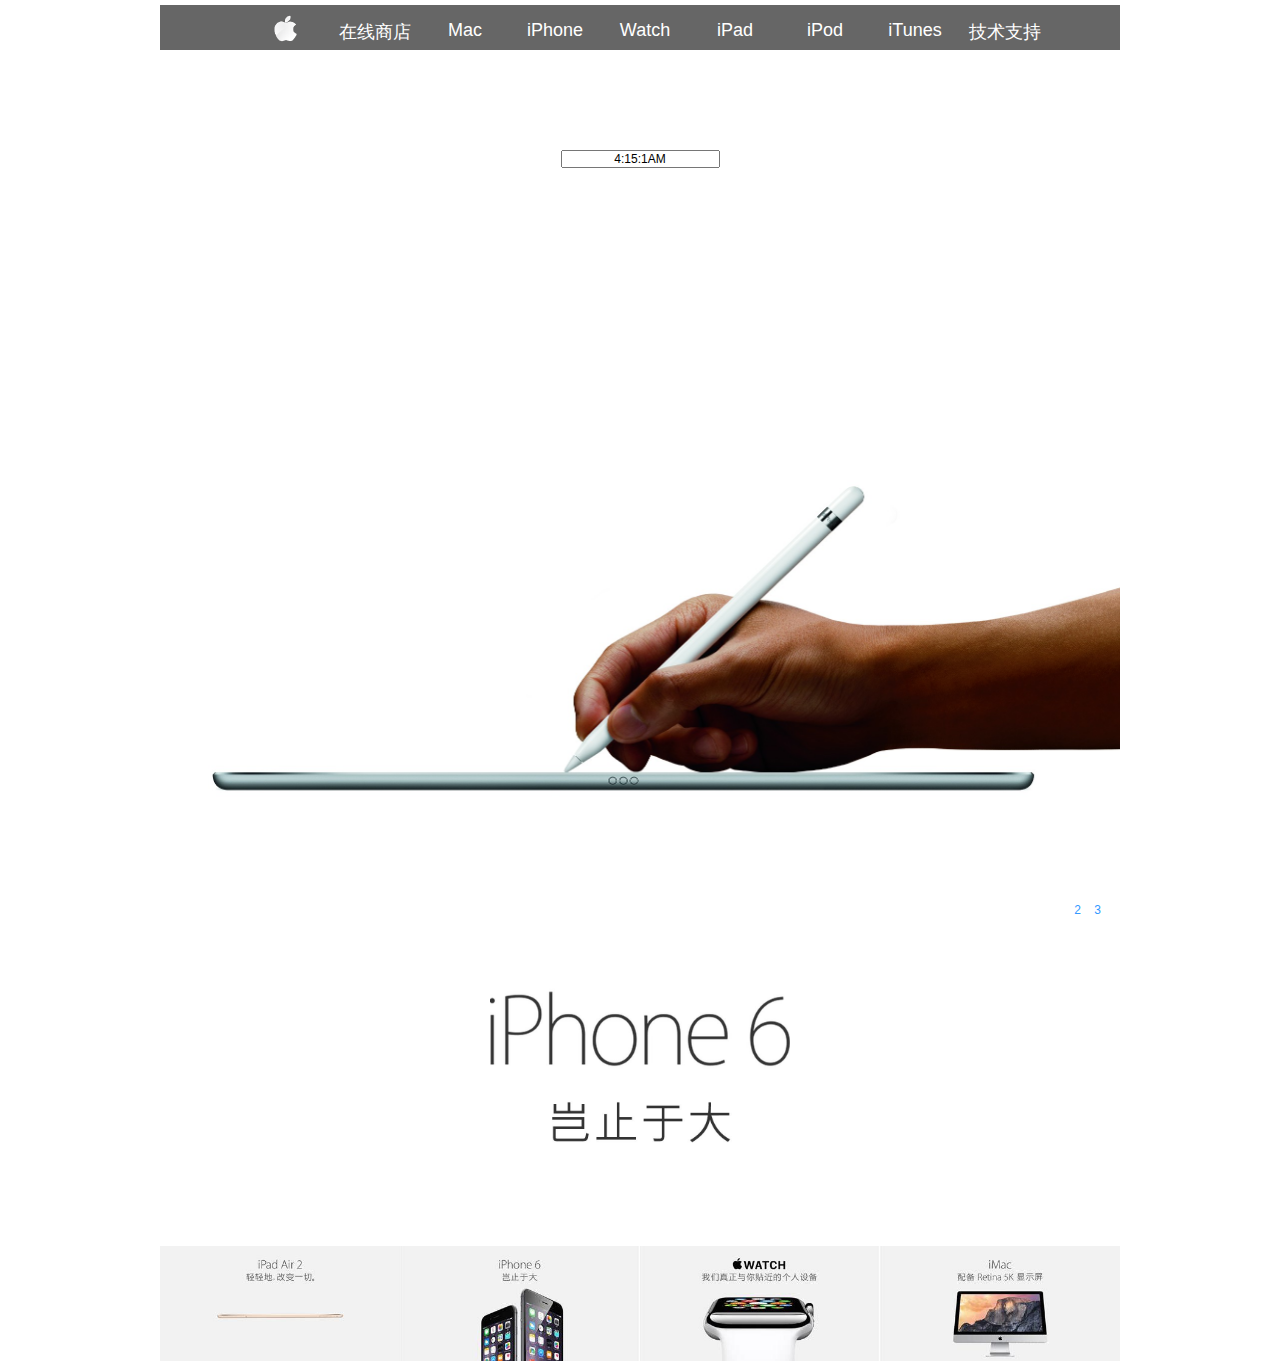
<file: index.html>
<!DOCTYPE html>
<html>
<head>
<meta charset="UTF-8" />
<title>Apple</title>
<link rel="stylesheet" type="text/css" href="css/css.css">
<script>
function show()
{   
var t=new Date();

var h=t.getHours();
var m=t.getMinutes();
var s=t.getSeconds();

var display=h+":"+m+":"+s;
if (h>12)
document.getElementById("showTime").value=display+"PM";
//document.writeln(display+"PM");
else
document.getElementById("showTime").value=display+"AM";

//document.writeln(display+"AM");
var disTime=setTimeout("show()",1000);
}

</script>
<script type="text/javascript">
if (window.localStorage) alert("你的浏览器支持localstorage");
else alert("你的浏览器不支持localstorage，请升级你的浏览器");
function count(){
	var vount;
	if(localStorage.getItem("count")==null)
		count=1;
	else 
		count=parseInt(localStorage.getItem("count"))+1;
	if(count<1) 
		alert("欢迎访问本网站");
	else 
		alert("你是第"+count+"位访客");
	localStorage.setItem("count",count);
	
}
	window.addEventListener("load",count,true);

</script>
</head>

<body id=container onload="show()">

<header>
<nav>
<ul>
<h1>
<li>
  <a href="index.html"><img src="images/Apple.png" width="67" height="47"></a>
<li>
</h1>

<li><a href="html/store.html">在线商店</a><li>
<li><a href="html/Mac.html">Mac</a><li>
<li><a href="html/iphone.html">iPhone</a><li>
<li><a href="html/Watch.html">Watch</a><li>
<li><a href="html/ipad.html">iPad</a><li>
<li><a href="html/ipod.html">iPod</a><li>
<li><a href="html/iTunes.html">iTunes</a><li>
<li><a href="html/support.html">技术支持</a><li>
</ul>
</nav>
</header>


<section id="b">
<form action="" method="get">
<input type="text" id="showTime" width="400" height="50"/>
</form>
</section>

<div id="picBox">
	<ul id="show_pic" style="left:0;">
    	<li><a href="html/ipad.html"><img src="images/images/ipad pro/iPadPro_Pencil-Hand-PRINT.jpg" width="960" height="750" alt="" title="" /></li>
        <li><a href="html/iphone.html"><img src="images/images/iphone/iPhone6s-Hand-SafariQuickAction-PR-PRINT.jpg" width="960" height="840" alt="" title="" /></li>
        <li><a href="html/itunes.html"><img src="images/images/itunes/iPad_15inch_MBP_wRet_iPhone_5_iTunes_PRINT.jpg" width="960" height="580" alt="" title="" /></li>
        
   </ul>
    <ul id="icon_num">
    	<li class="active">1</li>
        <li>2</li>
        <li>3</li>
        
    </ul>
</div>
<script type="text/javascript">
/**
 *glide.layerGlide((oEventCont,oSlider,sSingleSize,sec,fSpeed,point);
 *@param auto type:bolean 是否自动滑动 当值是true的时候 为自动滑动
 *@param oEventCont type:object 包含事件点击对象的容器
 *@param oSlider type:object 滑动对象
 *@param sSingleSize type:number 滑动对象里单个元素的尺寸（width或者height）  尺寸是有point 决定
 *@param second type:number 自动滑动的延迟时间  单位/秒
 *@param fSpeed type:float   速率 取值在0.05--1之间 当取值是1时  没有滑动效果
 *@param point type:string   left or top
 */
var glide =new function(){
	function $id(id){return document.getElementById(id);};
	this.layerGlide=function(auto,oEventCont,oSlider,sSingleSize,second,fSpeed,point){
		var oSubLi = $id(oEventCont).getElementsByTagName('li');
		var interval,timeout,oslideRange;
		var time=1; 
		var speed = fSpeed 
		var sum = oSubLi.length;
		var a=0;
		var delay=second * 1000; 
		var setValLeft=function(s){
			return function(){
				oslideRange = Math.abs(parseInt($id(oSlider).style[point]));	
				$id(oSlider).style[point] =-Math.floor(oslideRange+(parseInt(s*sSingleSize) - oslideRange)*speed) +'px';		
				if(oslideRange==[(sSingleSize * s)]){
					clearInterval(interval);
					a=s;
				}
			}
		};
		var setValRight=function(s){
			return function(){	 	
				oslideRange = Math.abs(parseInt($id(oSlider).style[point]));							
				$id(oSlider).style[point] =-Math.ceil(oslideRange+(parseInt(s*sSingleSize) - oslideRange)*speed) +'px';
				if(oslideRange==[(sSingleSize * s)]){
					clearInterval(interval);
					a=s;
				}
			}
		}
		
		function autoGlide(){
			for(var c=0;c<sum;c++){oSubLi[c].className='';};
			clearTimeout(interval);
			if(a==(parseInt(sum)-1)){
				for(var c=0;c<sum;c++){oSubLi[c].className='';};
				a=0;
				oSubLi[a].className="active";
				interval = setInterval(setValLeft(a),time);
				timeout = setTimeout(autoGlide,delay);
			}else{
				a++;
				oSubLi[a].className="active";
				interval = setInterval(setValRight(a),time);	
				timeout = setTimeout(autoGlide,delay);
			}
		}
	
		if(auto){timeout = setTimeout(autoGlide,delay);};
		for(var i=0;i<sum;i++){	
			oSubLi[i].onmouseover = (function(i){
				return function(){
					for(var c=0;c<sum;c++){oSubLi[c].className='';};
					clearTimeout(timeout);
					clearInterval(interval);
					oSubLi[i].className="active";
					if(Math.abs(parseInt($id(oSlider).style[point]))>[(sSingleSize * i)]){
						interval = setInterval(setValLeft(i),time);
						this.onmouseout=function(){if(auto){timeout = setTimeout(autoGlide,delay);};};
					}else if(Math.abs(parseInt($id(oSlider).style[point]))<[(sSingleSize * i)]){
							interval = setInterval(setValRight(i),time);
						this.onmouseout=function(){if(auto){timeout = setTimeout(autoGlide,delay);};};
					}
				}
			})(i)			
		}
	}
}
glide.layerGlide(true,'icon_num','show_pic',960,2.3,0.01,'left');
</script>
<section><a href="html/iphone.html"><img src="images/images/iphone/iphone/360截图20141219193837870.jpg" width="300" height="175.43">
</section>
<section id="c"><a href="html/ipad.html"><img src="images/1.jpg" width="240" height="115"></section>
<section id="c"><a href="html/iphone.html"><img src="images/2.jpg" width="240" height="115"></section>
<section id="c"><a href="html/Watch.html"><img src="images/3.jpg" width="240" height="115"></section>
<section id="c"><a href="html/Mac.html"><img src="images/4.jpg" width="240" height="115"></section>



</body>
</html>
</file>
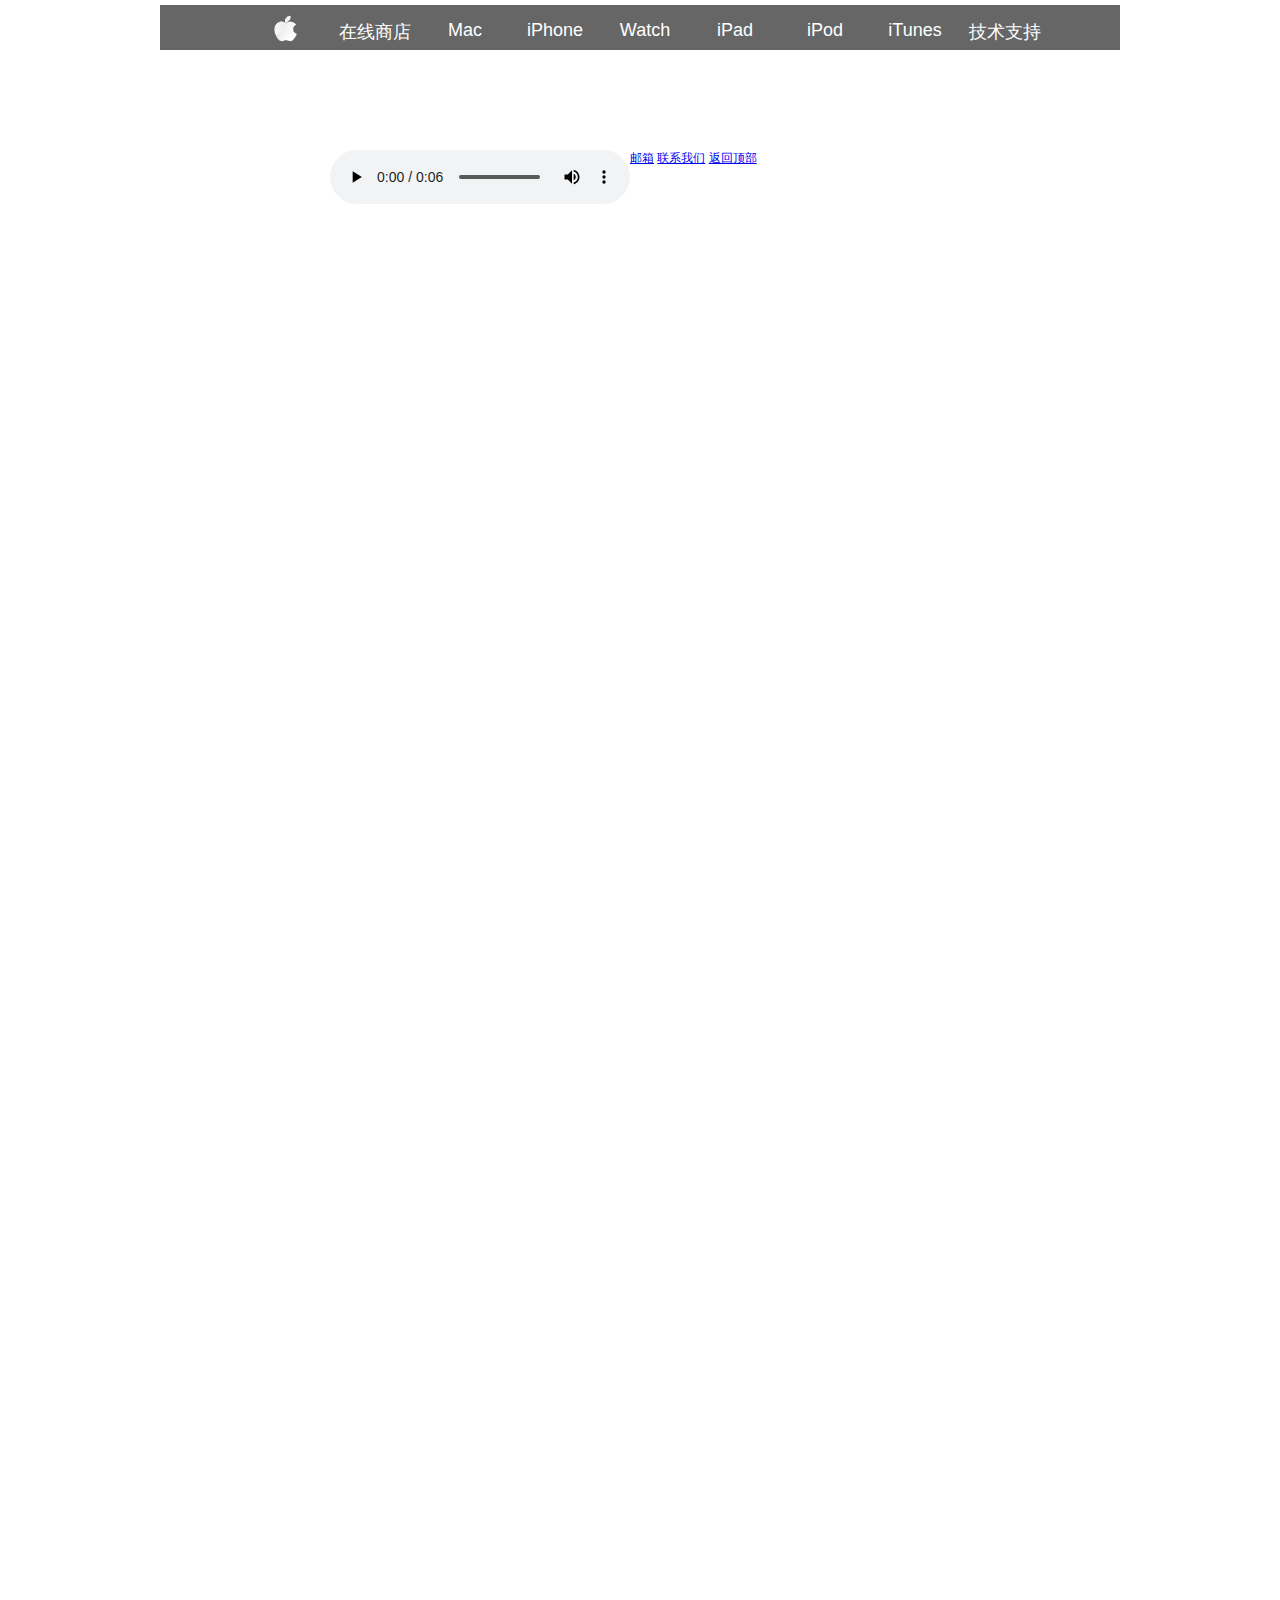
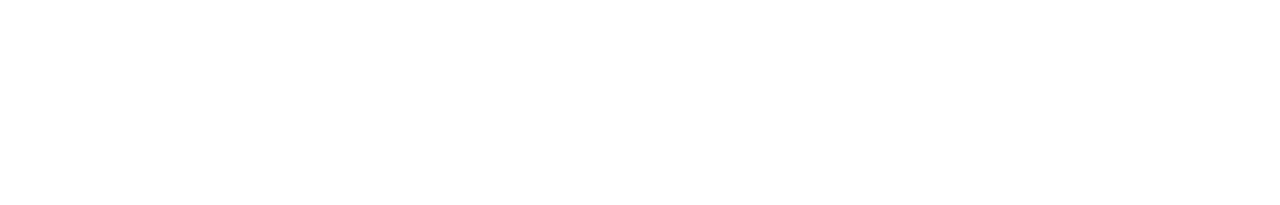
<file: html/audio.html>
<!DOCTYPE html>
<html>
<head>
<meta charset="UTF-8" />
<title>Iphone</title>
<link rel="stylesheet" type="text/css" href="../css/audio.css">
</head>

<body id=container>
<header>
<nav>
<ul>
<h1>
<li>
  <a href="index.html"><img src="../images/Apple.png" width="67" height="47"></a>
<li>
</h1>

<li><a href="html/store.html">在线商店</a><li>
<li><a href="html/Mac.html">Mac</a><li>
<li><a href="html/iphone.html">iPhone</a><li>
<li><a href="html/Watch.html">Watch</a><li>
<li><a href="html/ipad.html">iPad</a><li>
<li><a href="html/ipod.html">iPod</a><li>
<li><a href="html/iTunes.html">iTunes</a><li>
<li><a href="html/support.html">技术支持</a><li>
</ul>
</nav>
</header>

<p><a id="top"></a>
  
</p>
<section id="b">
  <audio src="../audio/marimba.mp3" controls></audio>
</section>

<section id="c">
<a href="mailto:459064600@qq.com">邮箱</a>
<a href="../video/The New Look of OS X Yosemite.mp4" title="呵呵">联系我们</a>
<a href="#top">返回顶部</a>
</section>



</body>
</html>
</file>
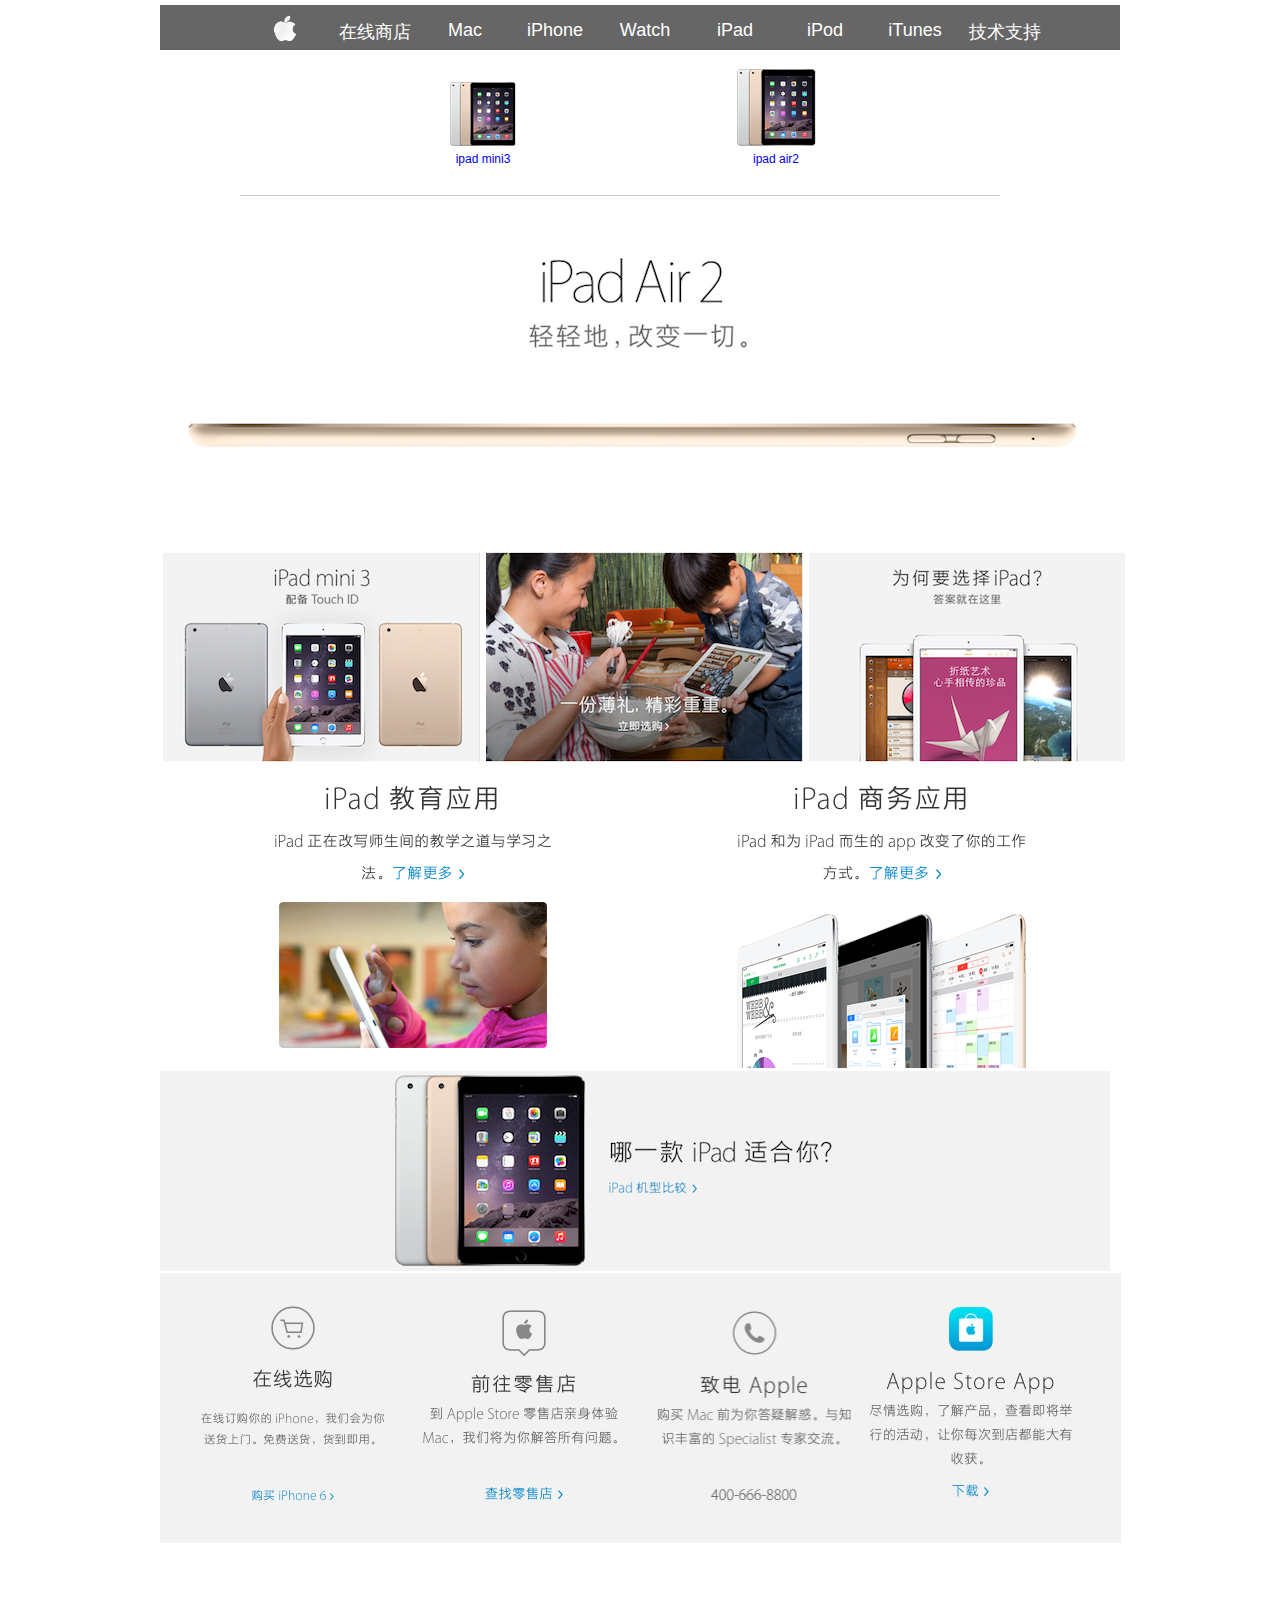
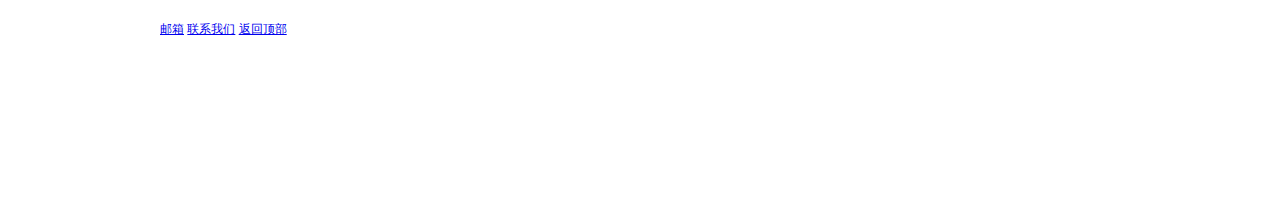
<file: html/ipad.html>
<!DOCTYPE html>
<html>
<head>
<meta charset="UTF-8" />
<title>Ipad</title>
<link rel="stylesheet" type="text/css" href="../css/ipad.css">
</head>
<a id="top"></a>
<body id=container>
<header>
<nav>
<ul>
<h1>
<li>
  <a href="../index.html"><img src="../images/Apple.png"height="47"></a>
<li></h1>
<li><a href="store.html">在线商店</a><li>
<li><a href="Mac.html">Mac</a><li>
<li><a href="iphone.html">iPhone</a><li>
<li><a href="Watch.html">Watch</a><li>
<li><a href="ipad.html">iPad</a><li>
<li><a href="ipod.html">iPod</a><li>
<li><a href="iTunes.html">iTunes</a><li>
<li><a href="support.html">技术支持</a><li></ul></nav>
</header>

<section id="a">
<nav>
<ul>
<li><a href="#"><img src="../images/images/nav2/ipad/ipad_mini_large.png"><br>ipad mini3</a><li>
<li><a href="#"><img src="../images/images/nav2/ipad/ipad_air_large.png"><br>ipad air2</a><li>
</ul>
</nav>
</section>

<section id="a1">
</section>

<section id="b">
<nav>
<ul>
<li><a href="#"><img src="../images/images/ipad/ipad/屏幕快照 2014-12-19 下午4.23.06.png"><br></a><li>
</ul>
</nav>
</section>

<section id="c">
<nav>
<ul>
<li><a href="#"><img src="../images/images/ipad/ipad/屏幕快照 2014-12-19 下午7.56.47.png"><br></a><li>
</ul>
</nav>
</section>

<section id="d">
<nav>
<ul>
<li><a href="#"><img src="../images/images/ipad/ipad/屏幕快照 2014-12-19 下午7.56.47副本.png"><br></a><li>
</ul>
</nav>
</section>

<section id="e">
<nav>
<ul>
<li><a href="#"><img src="../images/images/ipad/ipad/屏幕快照 2014-12-19 下午7.56.47副本 2.png"><br></a><li>
</ul>
</nav>
</section>

<section id="f">
<nav>
<ul>
<li><a href="#"><img src="../images/images/ipad/ipad/屏幕快照 2014-12-19 下午8.04.05.png"><br></a><li>
</ul>
</nav>
</section>

<section id="g">
<nav>
<ul>
<li><a href="#"><img src="../images/images/ipad/ipad/屏幕快照 2014-12-19 下午8.04.05副本.png"><br></a><li>
</ul>
</nav>
</section>

<section id="h">

<section id="i">
<nav>
<ul>
<li><a href="#"><img src="../images/images/ipad/ipad/屏幕快照 2014-12-19 下午8.25.08.png"><br></a><li>
</ul>
</nav>
</section>

<section id="j">
<nav>
<ul>
<li><a href="#"><img src="../images/images/iphone/iphone/屏幕快照 2014-12-18 下午5.58.58副本.png"height="270"width="270"></a><li>
</ul>
</nav>
</section>

<section id="k">
<nav>
<ul>
<li><a href="#"><img src="../images/images/iphone/iphone/屏幕快照 2014-12-18 下午3.59.41 2.png"height="270"width="270"></a><li>
</ul>
</nav>
</section>

<section id="k">
<nav>
<ul>
<li><a href="#"><img src="../images/images/iphone/iphone/屏幕快照 2014-12-18 下午4.19.38.png"height="270"width="270"></a><li>
</ul>
</nav>
</section>

<section id="k">
<nav>
<ul>
<li><a href="#"><img src="../images/images/iphone/iphone/屏幕快照 2014-12-18 下午3.59.41 4.png"height="270"width="270"></a><li>
</ul>
</nav>
</section>

</section>
<section id="z">
<a href="mailto:459064600@qq.com">邮箱</a>
<a href="../video/The New Look of OS X Yosemite.mp4" title="呵呵">联系我们</a>
<a href="#top">返回顶部</a>
</section>
</body>
</html>
</file>
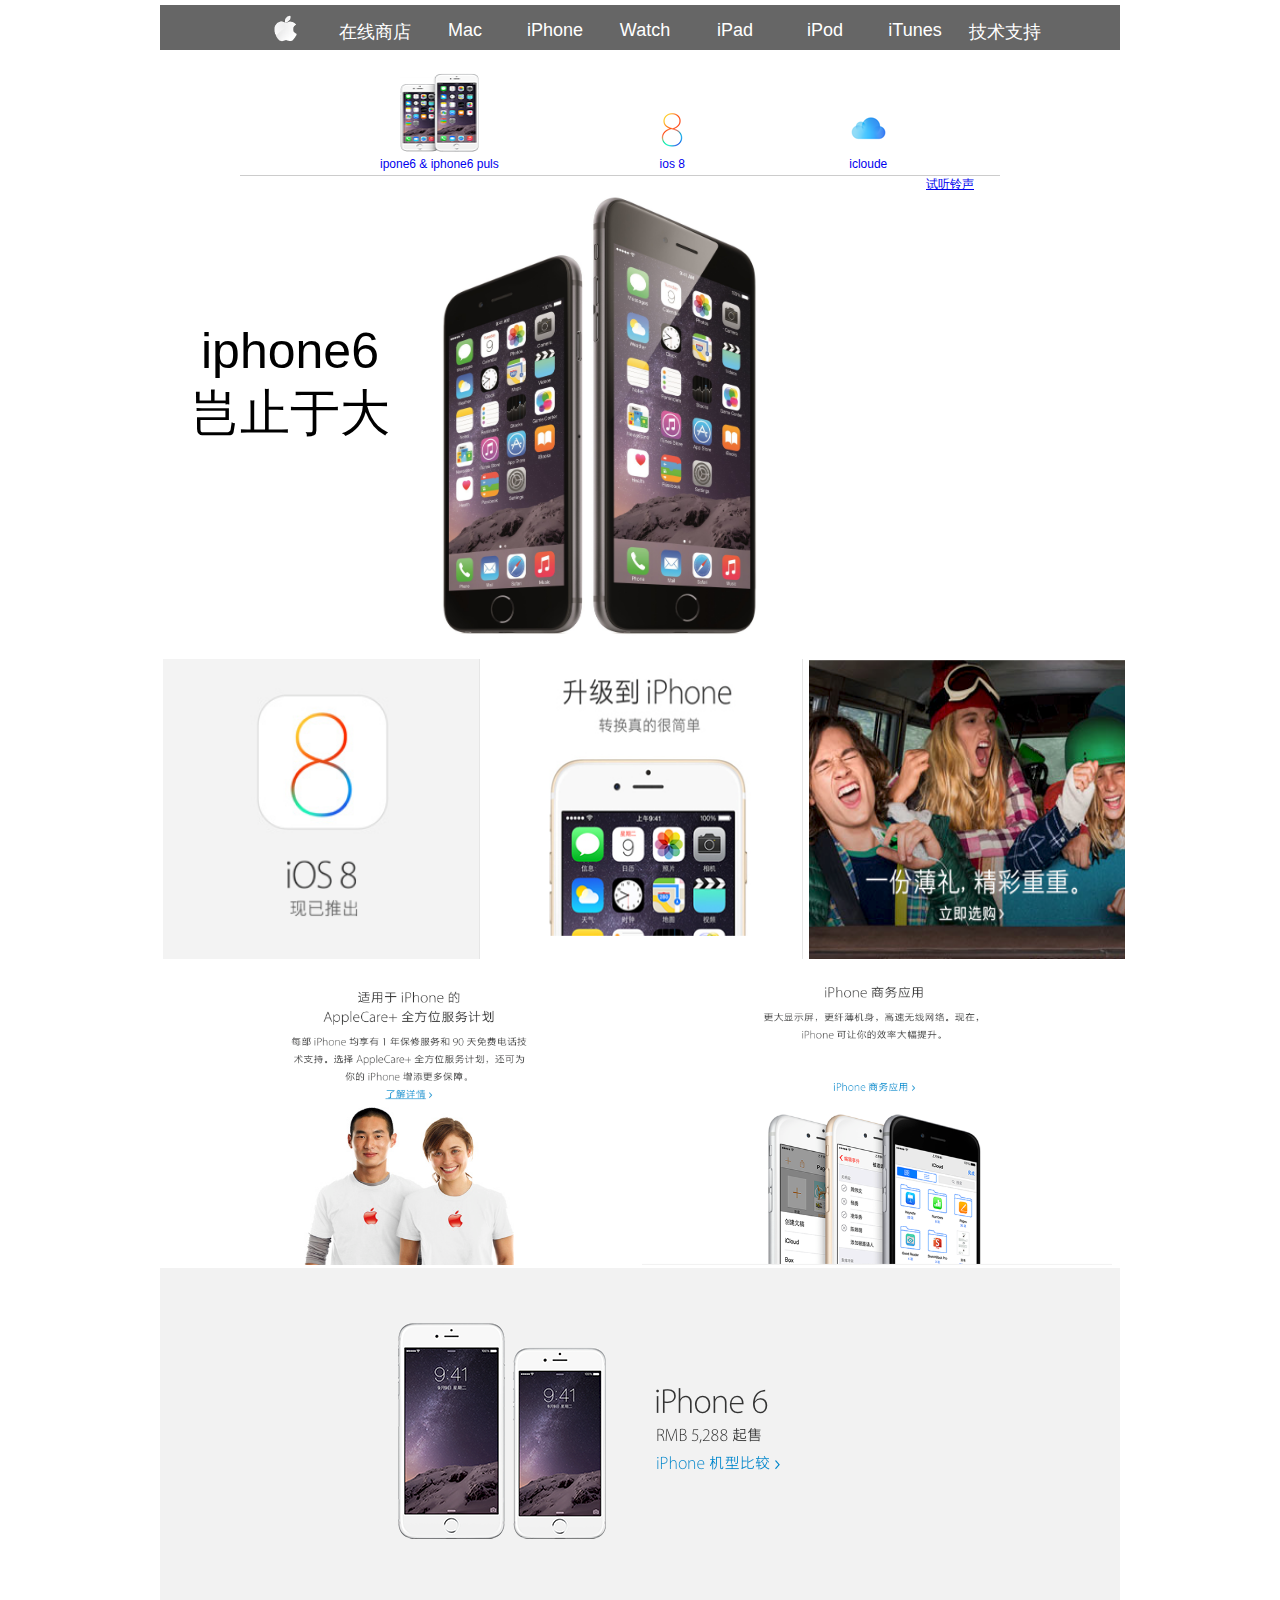
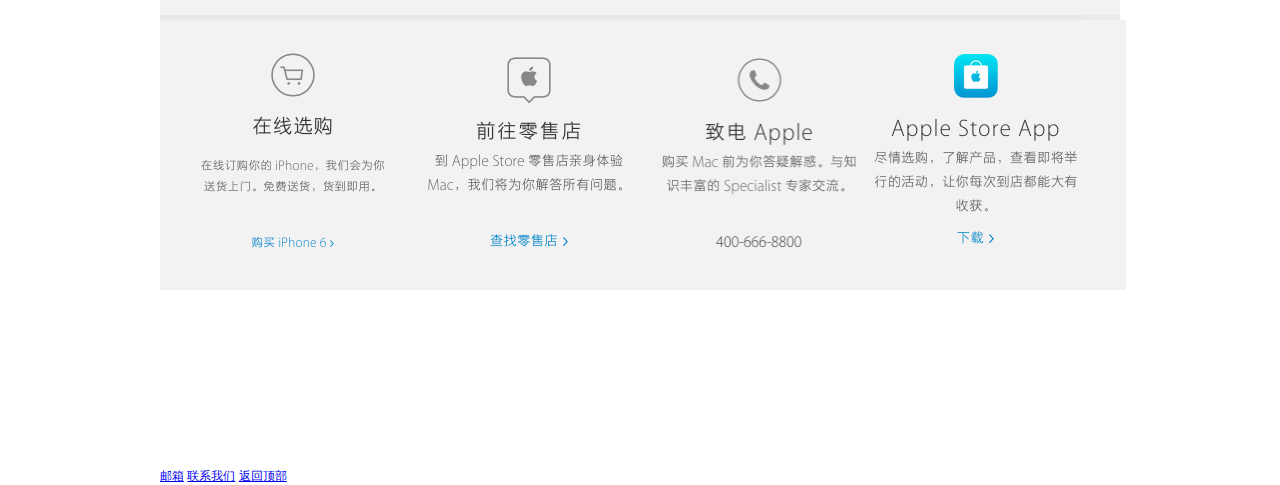
<file: html/iphone.html>
<!DOCTYPE html>
<html>
<head>
<meta charset="UTF-8" />
<title>iphone</title>
<link rel="stylesheet" type="text/css" href="../css/iphone.css">
</head>
<a id="top"></a>
<body id=container>
<header>
<nav>
<ul>
<h1>
<li>
  <a href="../index.html"><img src="../images/Apple.png" width="67" height="47"></a>
<li></h1>
<li><a href="store.html">在线商店</a><li>
<li><a href="Mac.html">Mac</a><li>
<li><a href="iphone.html">iPhone</a><li>
<li><a href="Watch.html">Watch</a><li>
<li><a href="ipad.html">iPad</a><li>
<li><a href="ipod.html">iPod</a><li>
<li><a href="iTunes.html">iTunes</a><li>
<li><a href="support.html">技术支持</a><li></ul></nav>
</header>

<section id="a">
<nav>
<ul>
<li><a href="#"><img src="../images/images/nav2/iphone/icon_iphone_6.png" width="79" height="84"><br>ipone6 & iphone6 puls</a><li>
<li><a href="#"><img src="../images/images/nav2/iphone/ios.png"><br>ios 8</a><li>
<li><a href="#"><img src="../images/images/nav2/iphone/icloud.png"><br>icloude</a><li>
</ul>
</nav>
</section>

<section id="a1">
</section>

<section id="b">
  <section id="b1">
  <p><br><br>iphone6<br>岂止于大</p>
  </section>
  <section id="b2"><img src="../images/images/iphone/iPhone6-34FR-SpGry_iPhone6plus-34FL-SpGry_Homescreen-PRINT.jpg" width="360" height="480">
</section>
<a href="../audio/marimba.mp3">试听铃声</a>
</section>

<section id="c">
<nav>
<ul>
<li><a href="#"><img src="../images/images/iphone/iphone/屏幕快照 2014-12-18 下午5.11.10.png"width="316" height="300"></a><li>
</ul>
</nav>
</section>

<section id="d">
<nav>
<ul>
<li><a href="#"><img src="../images/images/iphone/iphone/屏幕快照 2014-12-18 下午5.14.24.png"width="316" height="300"></a><li>
</ul>
</nav>
</section>

<section id="e">
<nav>
<ul>
<li><a href="#"><img src="../images/images/iphone/iphone/屏幕快照 2014-12-18 下午5.03.52副本.png"width="316" height="300"></a><li>
</ul>
</nav>
</section>

<section id="f">
<nav>
<ul>
<li><a href="#"><img src="../images/images/iphone/iphone/屏幕快照 2014-12-18 下午5.25.32.png"width="470" height="300"></a><li>
</ul>
</nav>
</section>

<section id="g">
<nav>
<ul>
<li><a href="#"><img src="../images/images/iphone/iphone/屏幕快照 2014-12-18 下午5.25.32副本.png"width="470" height="300"></a><li>
</ul>
</nav>
</section>

<section id="h">

<section id="i">
<nav>
<ul>
<li><a href="#"><img src="../images/images/iphone/iphone/屏幕快照 2014-12-18 下午5.31.09.png"></a><li>
</ul>
</nav>
</section>

<section id="j">
<nav>
<ul>
<li><a href="#"><img src="../images/images/iphone/iphone/屏幕快照 2014-12-18 下午5.58.58副本.png"height="270"width="270"></a><li>
</ul>
</nav>
</section>

<section id="k">
<nav>
<ul>
<li><a href="#"><img src="../images/images/iphone/iphone/屏幕快照 2014-12-18 下午3.59.41 2.png"height="270"width="270"></a><li>
</ul>
</nav>
</section>

<section id="k">
<nav>
<ul>
<li><a href="#"><img src="../images/images/iphone/iphone/屏幕快照 2014-12-18 下午4.19.38.png"height="270"width="270"></a><li>
</ul>
</nav>
</section>

<section id="k">
<nav>
<ul>
<li><a href="#"><img src="../images/images/iphone/iphone/屏幕快照 2014-12-18 下午3.59.41 4.png"height="270"width="270"></a><li>
</ul>
</nav>
</section>

</section>
<section id="z">
<a href="mailto:459064600@qq.com">邮箱</a>
<a href="../video/The New Look of OS X Yosemite.mp4" title="呵呵">联系我们</a>
<a href="#top">返回顶部</a>
</section>
</body>
</html>
</file>
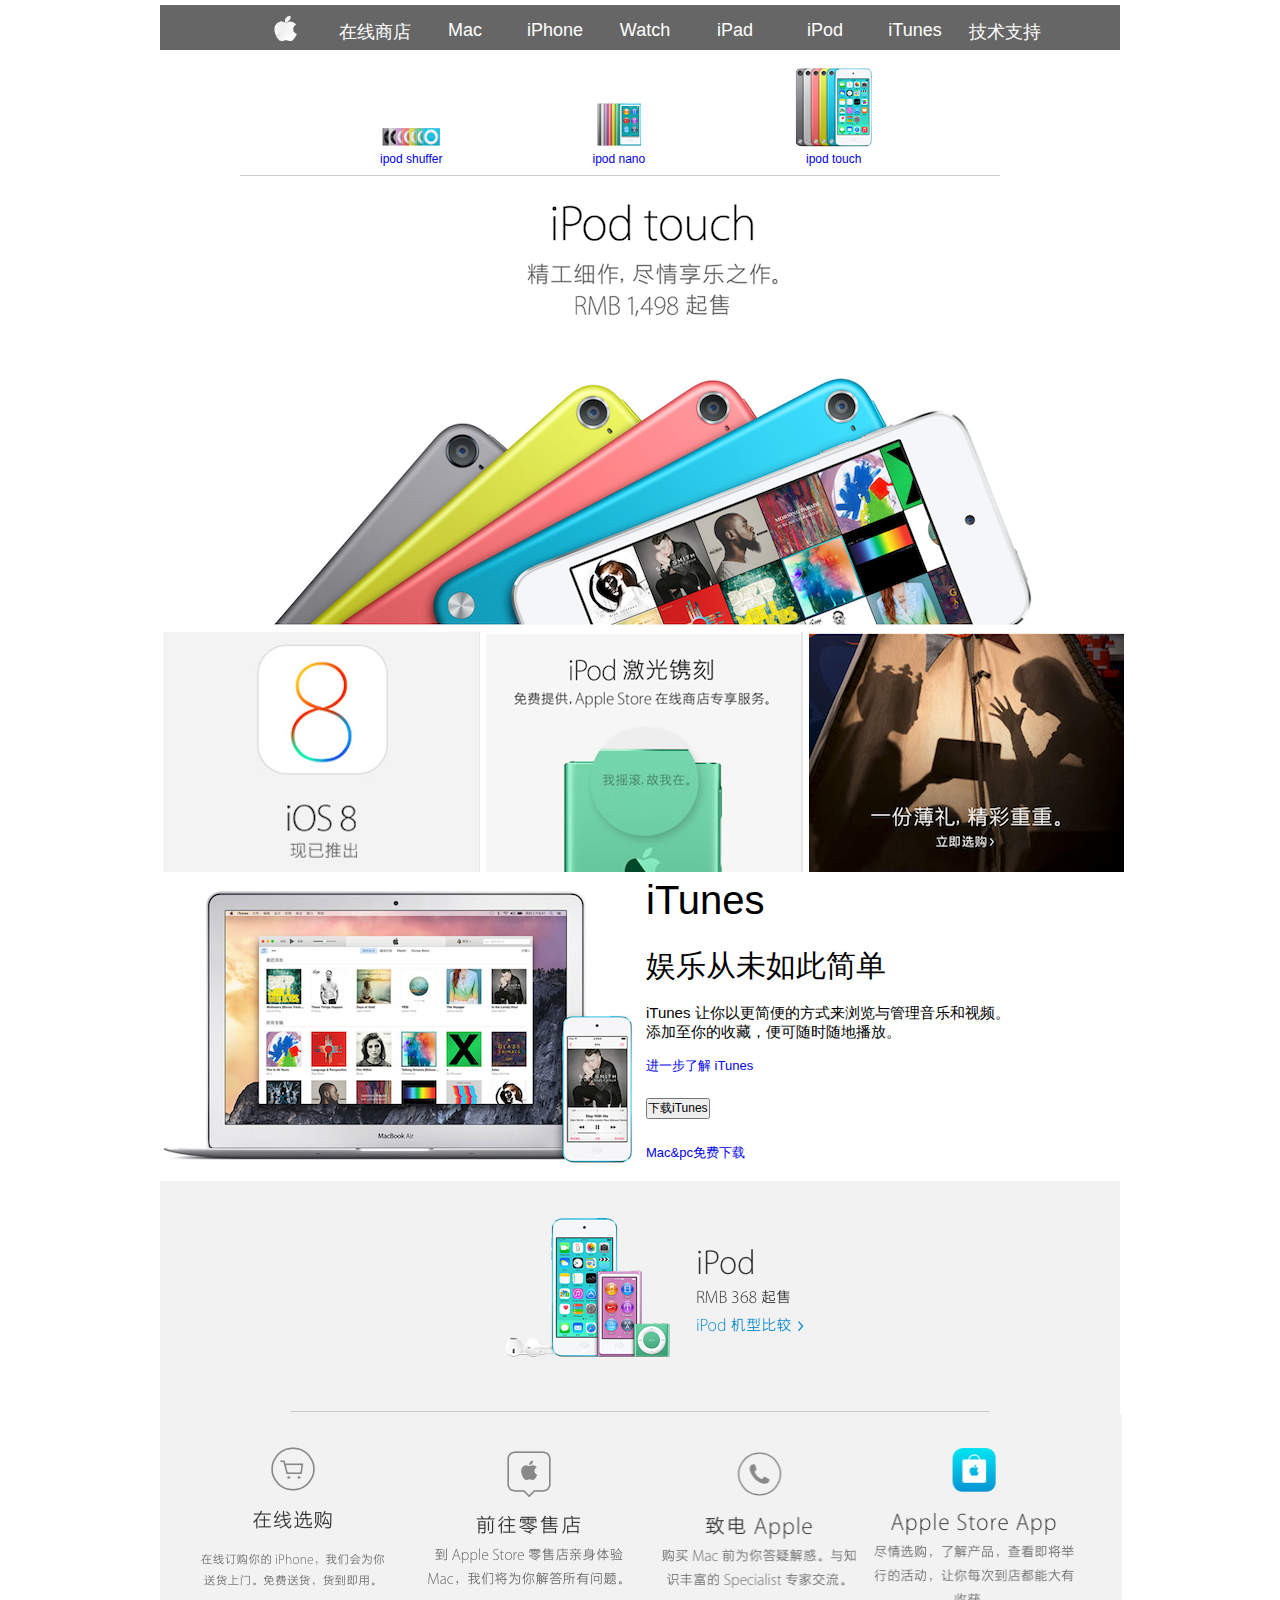
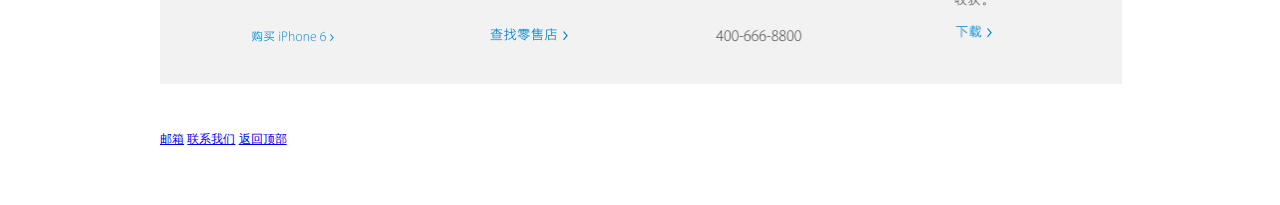
<file: html/ipod.html>
<!DOCTYPE html>
<html>
<head>
<meta charset="UTF-8" />
<title>Ipod</title>
<link rel="stylesheet" type="text/css" href="../css/ipod.css">
</head>
<a id="top"></a>
<body id=container>
<header>
<nav>
<ul>
<h1>
<li>
  <a href="../index.html"><img src="../images/Apple.png"width="67" height="47"></a>
<li></h1>
<li><a href="store.html">在线商店</a><li>
<li><a href="Mac.html">Mac</a><li>
<li><a href="iphone.html">iPhone</a><li>
<li><a href="Watch.html">Watch</a><li>
<li><a href="ipad.html">iPad</a><li>
<li><a href="ipod.html">iPod</a><li>
<li><a href="iTunes.html">iTunes</a><li>
<li><a href="support.html">技术支持</a><li></ul></nav>
</header>

<section id="a">
<nav>
<ul>
<li><a href="#"><img src="../images/images/nav2/ipod/ipod_shuffle.png" width="58" height="84"><br>ipod shuffer</a><li>
<li><a href="#"><img src="../images/images/nav2/ipod/ipod_nano.png"><br>ipod nano</a><li>
<li><a href="#"><img src="../images/images/nav2/ipod/ipod_touch.png"><br>ipod touch</a><li>
</ul>
</nav>
</section>

<section id="a1">
</section>

<section id="b">
<nav>
<ul>
<li><a href="#"><img src="../images/images/ipod/屏幕快照 2014-12-19 下午2.28.08.png"></a><li>
</ul>
</nav>
</section>

<section id="c">
<nav>
<ul>
<li><a href="#"><img src="../images/images/ipod/屏幕快照 2014-12-18 下午5.11.10.png"></a><li>
</ul>
</nav>
</section>

<section id="d">
<nav>
<ul>
<li><a href="#"><img src="../images/images/ipod/屏幕快照 2014-12-19 下午2.55.57.png"></a><li>
</ul>
</nav>
</section>

<section id="e">
<nav>
<ul>
<li><a href="#"><img src="../images/images/ipod/屏幕快照 2014-12-19 下午2.55.57副本.png"></a><li>
</ul>
</nav>
</section>

<section id="f">
<img src="../images/images/ipod/屏幕快照 2014-12-19 下午3.08.44.png" width="469" height="300"></section>

<section id="g">
<p id="a">iTunes</p>
<p id="b"><br><br>娱乐从未如此简单</p>
<p id="c"><br>iTunes 让你以更简便的方式来浏览与管理音乐和视频。<br>添加至你的收藏，便可随时随地播放。</p>
<nav><ul><li><a href="#"><br>进一步了解 iTunes</p></a></nav></ul>
<br><br><br><h1><br><input name="Button" type="button" value="下载iTunes"></h1>

<p id="e"><br><br><br><nav><ul><li><a href="#"><br>Mac&pc免费下载</p></a></nav></ul></p>
</section>

<section id="h">

<section id="i">
<nav>
<ul>
<li><a href="#"><img src="../images/images/ipod/屏幕快照 2014-12-19 下午4.05.04.png"></a><li>
</ul>
</nav>
</section>

<section id="i1">
</section>

<section id="j">
<nav>
<ul>
<li><a href="#"><img src="../images/images/iphone/iphone/屏幕快照 2014-12-18 下午5.58.58副本.png"height="270"width="270"></a><li>
</ul>
</nav>
</section>

<section id="k">
<nav>
<ul>
<li><a href="#"><img src="../images/images/iphone/iphone/屏幕快照 2014-12-18 下午3.59.41 2.png"height="270"width="270"></a><li>
</ul>
</nav>
</section>

<section id="k">
<nav>
<ul>
<li><a href="#"><img src="../images/images/iphone/iphone/屏幕快照 2014-12-18 下午4.19.38.png"height="270"width="270"></a><li>
</ul>
</nav>
</section>

<section id="k">
<nav>
<ul>
<li><a href="#"><img src="../images/images/iphone/iphone/屏幕快照 2014-12-18 下午3.59.41 4.png"height="270"width="266"></a><li>
</ul>
</nav>
</section>

</section>
<section id="z">
<a href="mailto:459064600@qq.com">邮箱</a>
<a href="../video/The New Look of OS X Yosemite.mp4" title="呵呵">联系我们</a>
<a href="#top">返回顶部</a>
</section>
</body>
</html>
</file>
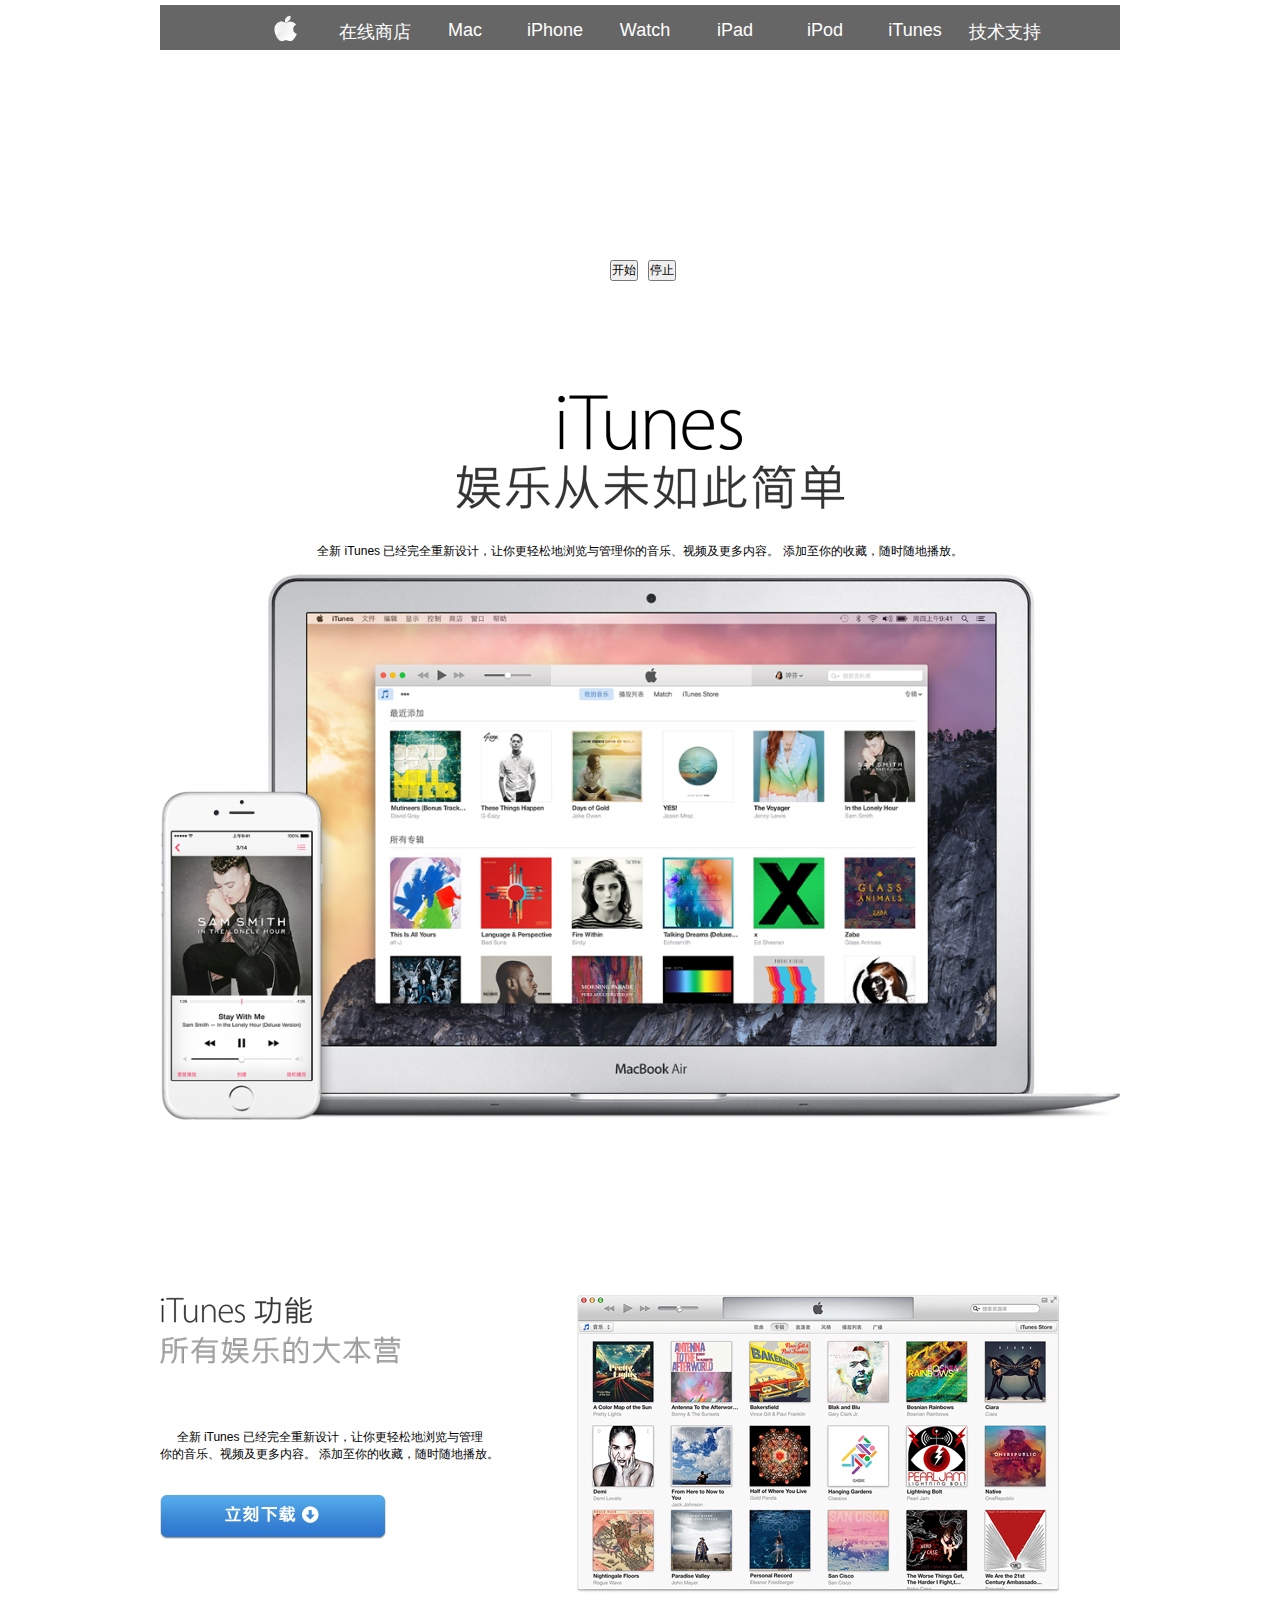
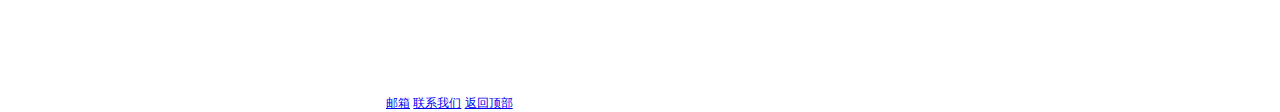
<file: html/iTunes.html>
<!DOCTYPE html>
<html>
<head>
<meta charset="UTF-8" />
<title>ITunes</title>
<link rel="stylesheet" type="text/css" href="../css/iTunes.css">
</head>
<a id="top"></a>


<body id=container>
<header>
<nav>
<ul>
<h1>
<li>
  <a href="../index.html"><img src="../images/Apple.png" width="67" height="47"></a>
<li></h1>
<li><a href="store.html">在线商店</a><li>
<li><a href="Mac.html">Mac</a><li>
<li><a href="iphone.html">iPhone</a><li>
<li><a href="Watch.html">Watch</a><li>
<li><a href="ipad.html">iPad</a><li>
<li><a href="ipod.html">iPod</a><li>
<li><a href="iTunes.html">iTunes</a><li>
<li><a href="support.html">技术支持</a><li></ul></nav>
</header>



<section id="a">
<canvas id="mycanvas" height="200" width="960"   style="background-color:#FFF"></canvas>
<script>
var mycanvas=document.getElementById("mycanvas");
var mycontent=mycanvas.getContext('2d');
var a=60;
var width=500;
var height=500;
var exp=1;
function draw(){
mycontent.clearRect(0,0,width,height);
	mycontent.beginPath();
	mycontent.arc(a+50,101,40,0,Math.PI*2,true);
	mycontent.arc(a,100,25,0,Math.PI*2,true);
	mycontent.arc(a,100,25,0,Math.PI*2,true);
	mycontent.fillStyle='000';
	mycontent.fill();
	mycontent.closePath();
	a=a+exp;
	if (a==width-110||a==25)
	  exp=exp*(-1);
}
</script>
<br>
&nbsp;
<input type="button" value="开始" onClick="tt=setInterval(draw,10)">
&nbsp;
<input type="button" value="停止" onClick="clearInterval(tt);">

</section>

<section id="b">
<section id="b3"><img src="../images/images/itunes/index_hero_title.png">
</section>

  <section id="b1">
  <p><br>全新 iTunes 已经完全重新设计，让你更轻松地浏览与管理你的音乐、视频及更多内容。

添加至你的收藏，随时随地播放。<br><br></p>
  </section>
  <section id="b2"><img src="../images/images/itunes/index_hero.jpg" width="960" height="545.59">
</section>
</section>
<p>&nbsp;</p>

<section id="c">
  <section id="c1"><img src="../images/images/itunes/index_features_title.png" width="414" height="81">
</section>
<section id="c2"><img src="../images/images/itunes/index_itunes_features.jpg">
</section>

<section id="c3"><p><br>全新 iTunes 已经完全重新设计，让你更轻松地浏览与管理<br>你的音乐、视频及更多内容。

添加至你的收藏，随时随地播放。</section><br><br>
  
</section>
<section id="d"><a href="../download/您已完成iTunes下载.png" ><img src="../images/images/itunes/iTunes_DwlNow_zhcn_08092008.gif" width="226" height="44">
 </a></section>

<section id="z">
<a href="mailto:459064600@qq.com">邮箱</a>
<a href="../video/The New Look of OS X Yosemite.mp4" title="呵呵">联系我们</a>
<a href="#top">返回顶部</a>
</section>
</body>
</html>
</file>
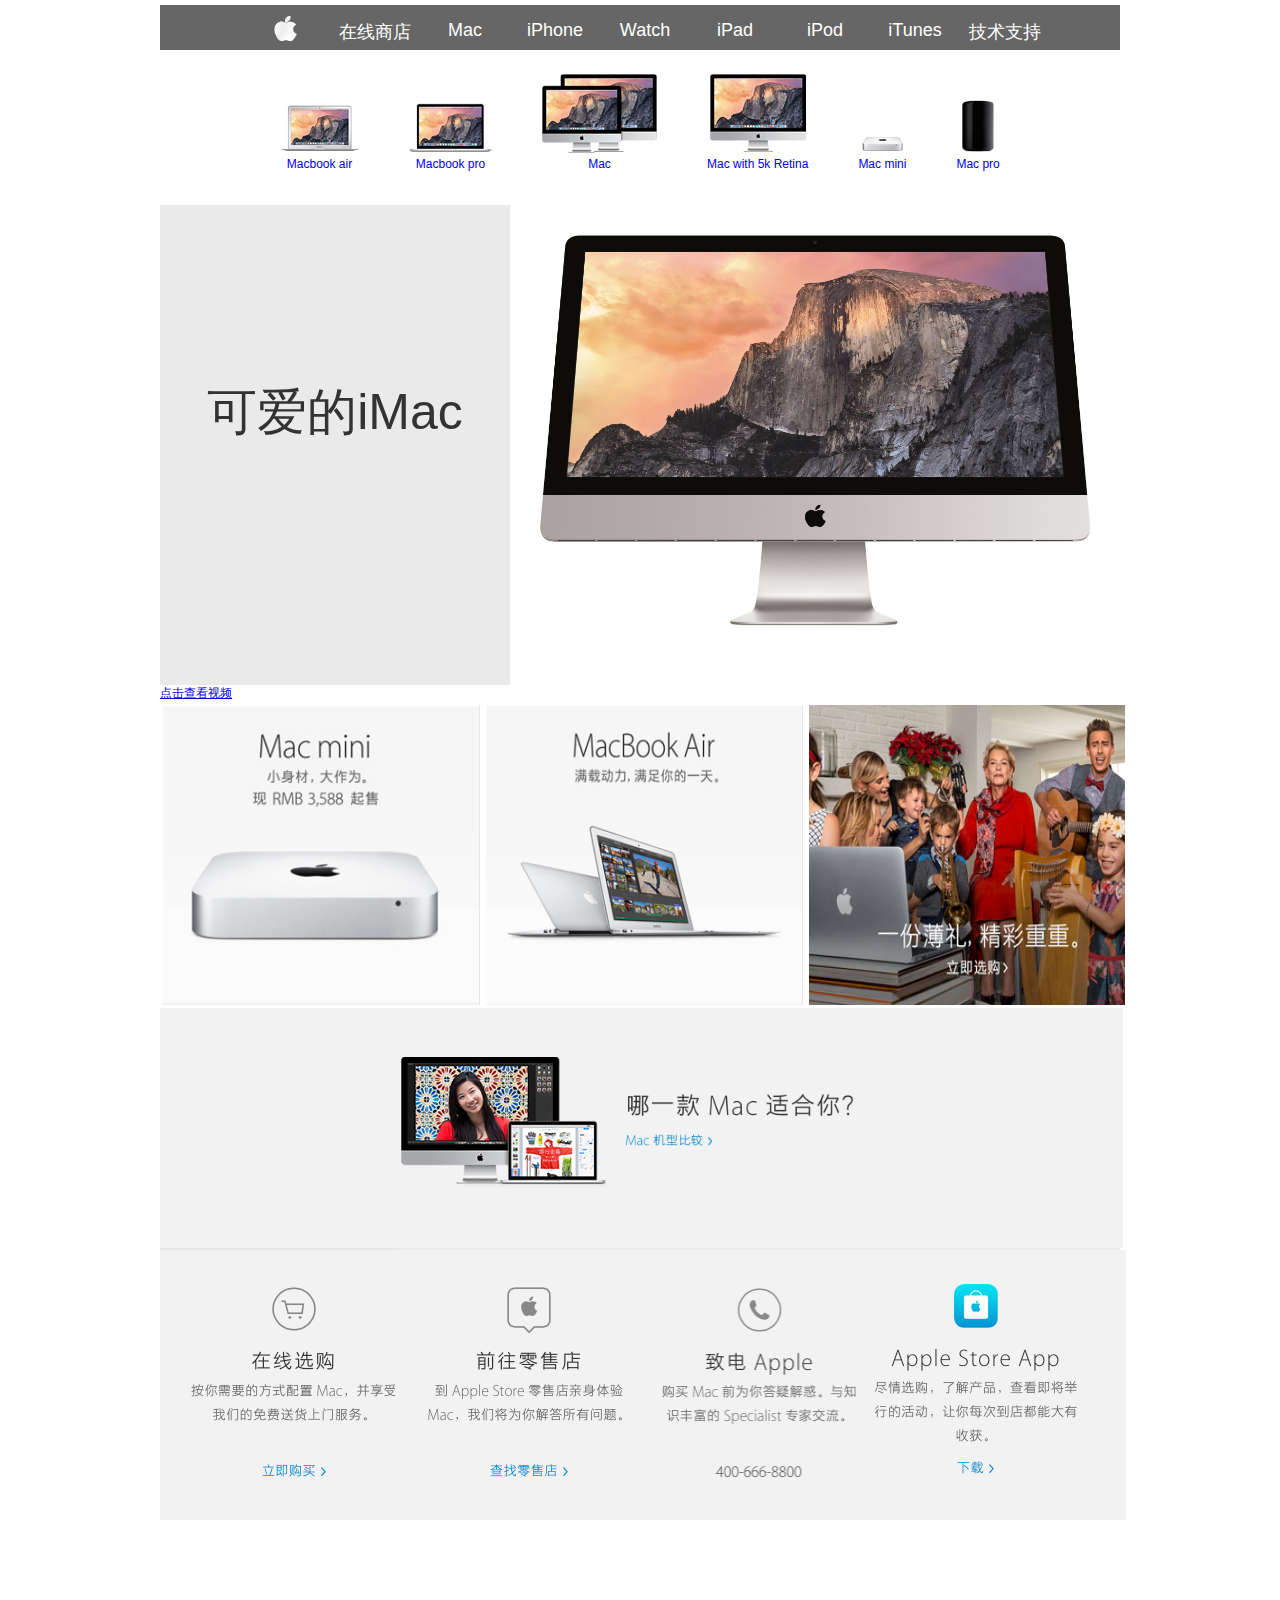
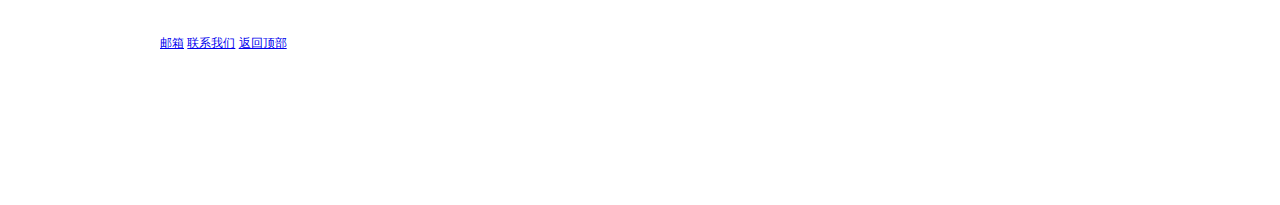
<file: html/Mac.html>
<!DOCTYPE html>
<html>
<head>
<meta charset="UTF-8" />
<title>Mac</title>
<link rel="stylesheet" type="text/css" href="../css/Mac.css">
</head>
<a id="top"></a>
<body id=container>
<header>
<nav>
<ul>
<h1>
<li>
  <a href="../index.html"><img src="../images/Apple.png" width="67" height="47"></a>
<li></h1>
<li><a href="store.html">在线商店</a><li>
<li><a href="Mac.html">Mac</a><li>
<li><a href="iphone.html">iPhone</a><li>
<li><a href="Watch.html">Watch</a><li>
<li><a href="ipad.html">iPad</a><li>
<li><a href="ipod.html">iPod</a><li>
<li><a href="iTunes.html">iTunes</a><li>
<li><a href="support.html">技术支持</a><li></ul></nav>
</header>

<section id="a">
<nav>
<ul>
<li><a href="#"><img src="../images/images/nav2/mac/macbookair.png" width="79" height="84"><br>Macbook air</a><li>
<li><a href="#"><img src="../images/images/nav2/mac/macbookpro.png" width="83" height="84"><br>Macbook pro</a><li>
<li><a href="#"><img src="../images/images/nav2/mac/imac.png" width="115" height="84"><br>Mac</a><li>
<li><a href="#"><img src="../images/images/nav2/mac/imac_retina.png" width="96" height="84"><br>Mac with 5k Retina</a><li>
<li><a href="#"><img src="../images/images/nav2/mac/macmini.png" width="41" height="84"><br>Mac mini</a><li>
<li><a href="#"><img src="../images/images/nav2/mac/macpro.png" width="32" height="84"><br>Mac pro</a><li>
</ul>
</nav>
</section>

<section id="b">
<h1><img src="../images/images/imac/iMac27-Tilt-Yosemite-Homescreen-PRINT.jpg" width="610" height="480"></h1>
<h2><p><br><br><br>可爱的iMac</p></h2>
</section>
<a href="视频.html">点击查看视频</a>
<section id="c">
<nav>
<ul>
<li><a href="#"><img src="../images/images/imac/mac/屏幕快照 2014-12-18 下午3.11.42.png"width="316" height="300"></a><li>
</ul>
</nav>
</section>

<section id="d">
<nav>
<ul>
<li><a href="#"><img src="../images/images/imac/mac/屏幕快照 2014-12-18 下午3.11.42 2.png"width="316" height="300"></a><li>
</ul>
</nav>
</section>

<section id="e">
<nav>
<ul>
<li><a href="#"><img src="../images/images/imac/mac/屏幕快照 2014-12-18 下午3.11.42 3.png"width="316" height="300"></a><li>
</ul>
</nav>
</section>

<section id="h">

<section id="i">
<nav>
<ul>
<li><a href="#"><img src="../images/images/imac/mac/屏幕快照 2014-12-18 下午3.38.06.png"height="240"width="963"></a><li>
</ul>
</nav>
</section>

<section id="j">
<nav>
<ul>
<li><a href="#"><img src="../images/images/imac/mac/屏幕快照 2014-12-18 下午6.02.27.png"height="270"width="270"></a><li>
</ul>
</nav>
</section>

<section id="k">
<nav>
<ul>
<li><a href="#"><img src="../images/images/imac/mac/屏幕快照 2014-12-18 下午3.59.41 2.png"height="270"width="270"></a><li>
</ul>
</nav>
</section>

<section id="k">
<nav>
<ul>
<li><a href="#"><img src="../images/images/imac/mac/屏幕快照 2014-12-18 下午4.19.38.png"height="270"width="270"></a><li>
</ul>
</nav>
</section>

<section id="k">
<nav>
<ul>
<li><a href="#"><img src="../images/images/imac/mac/屏幕快照 2014-12-18 下午3.59.41 4.png"height="270"width="270"></a><li>
</ul>
</nav>
</section>

<section id="z">
<a href="mailto:459064600@qq.com">邮箱</a>
<a href="../video/The New Look of OS X Yosemite.mp4" title="呵呵">联系我们</a>
<a href="#top">返回顶部</a>
</section>
</body>
</html>
</file>
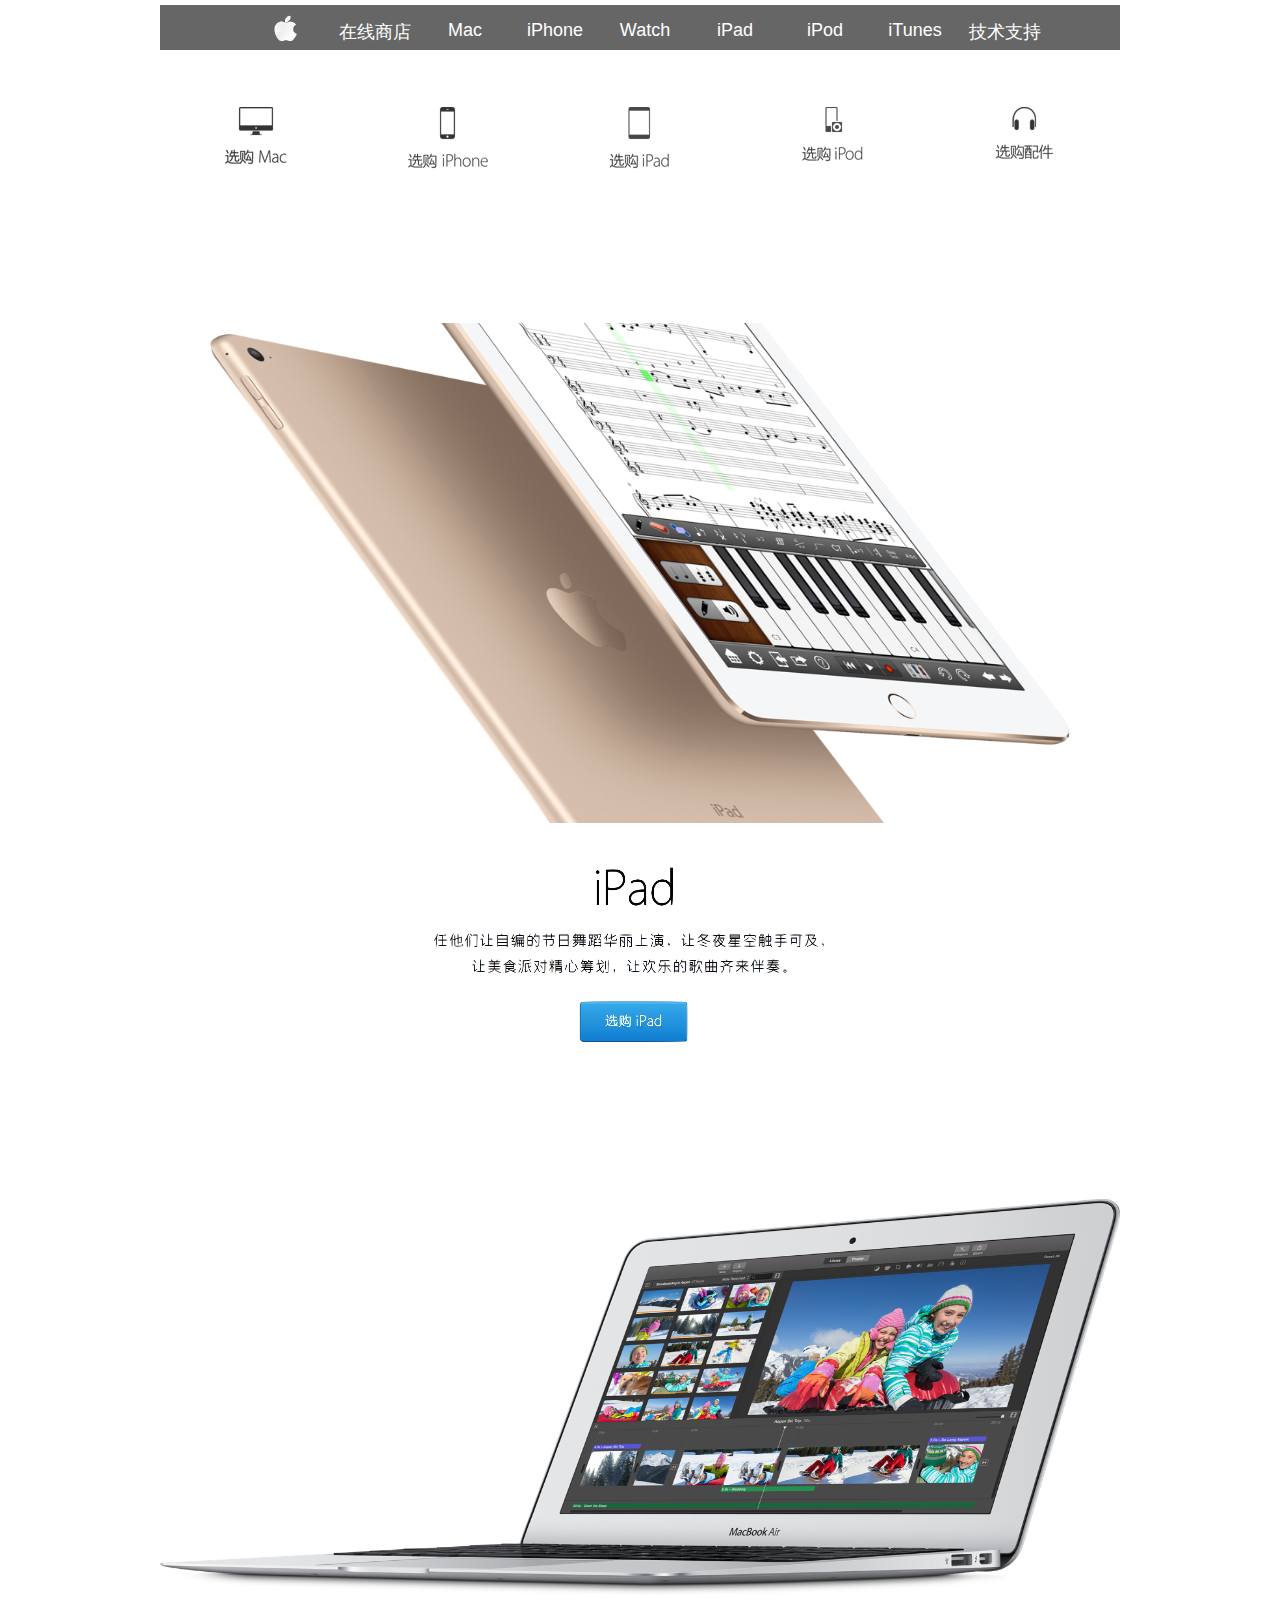
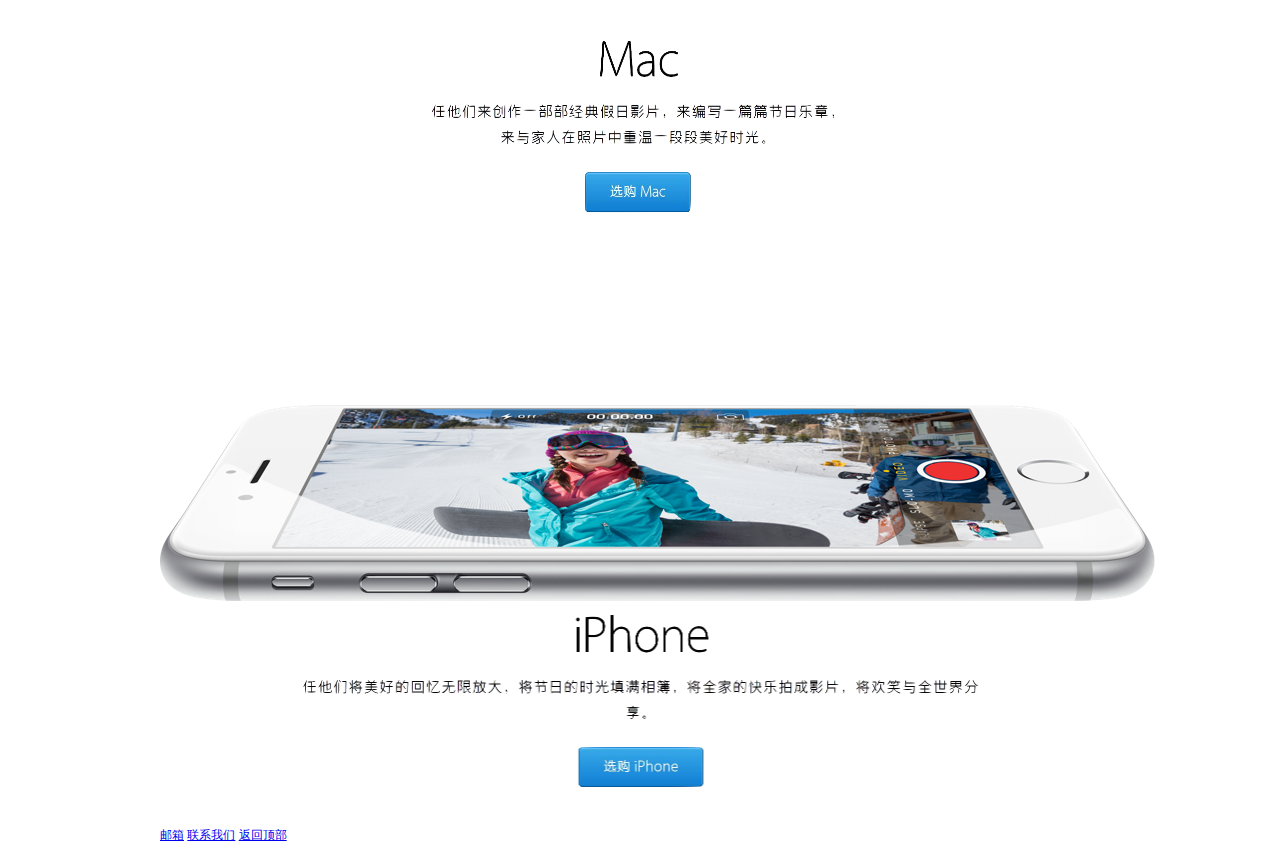
<file: html/store.html>
<!DOCTYPE html>
<html>
<head>
<meta charset="UTF-8" />
<title>Iphone</title>
<link rel="stylesheet" type="text/css" href="../css/onlineshop.css">
</head>
<a id="top"></a>
<body id=container>
<header>
<nav>
<ul>
<h1>
<li>
  <a href="../index.html"><img src="../images/Apple.png" width="67" height="47"></a>
<li></h1>
<li><a href="store.html">在线商店</a><li>
<li><a href="Mac.html">Mac</a><li>
<li><a href="iphone.html">iPhone</a><li>
<li><a href="Watch.html">Watch</a><li>
<li><a href="ipad.html">iPad</a><li>
<li><a href="ipod.html">iPod</a><li>
<li><a href="iTunes.html">iTunes</a><li>
<li><a href="support.html">技术支持</a><li></ul></nav>
</header>

<section id="a">
  <section id="a1"><img src="../images/images/nav2/onlineshop/home-nav-shop-mac_GEO_CN.png">
</section>
<section id="a1"><img src="../images/images/nav2/onlineshop/home-nav-shop-iphone_GEO_CN.png">
</section>
<section id="a1"><img src="../images/images/nav2/onlineshop/home-nav-shop-ipad_GEO_CN.png">
</section>
<section id="a1"><img src="../images/images/nav2/onlineshop/home-nav-shop-ipod_GEO_CN.png">

</section>
<section id="a1"><img src="../images/images/nav2/onlineshop/home-nav-shop-accessories_GEO_CN.png">
</section>
</section>

<section id="b"><a href="ipad.html"><img src="../images/images/onlineshop/ipad-air2-home-holiday-2015.png" width="860" height="500">
</a></section>
<section><a href="ipad.html"><img src="../images/images/onlineshop/ipad.png" width="450" height="220">
</section>
<section id="b"><a href="Mac.html"><img src="../images/images/onlineshop/macbook-air-home-holiday-2015_GEO_CN.png" width="960" height="400">
</section>
<section><a href="Mac.html"><img src="../images/images/onlineshop/mac.png" width="470" height="250">
</section>
<section id="b"><a href="iphone.html"><img src="../images/images/onlineshop/iphone-home-holiday-2015_GEO_CN.png" >
</section>
<section><a href="iphone.html"><img src="../images/images/onlineshop/iphone.png" width="710" height="220">
</section>

<a href="mailto:459064600@qq.com">邮箱</a>
<a href="../video/The New Look of OS X Yosemite.mp4" title="呵呵">联系我们</a>
<a href="#top">返回顶部</a>

</body>
</html>
</file>
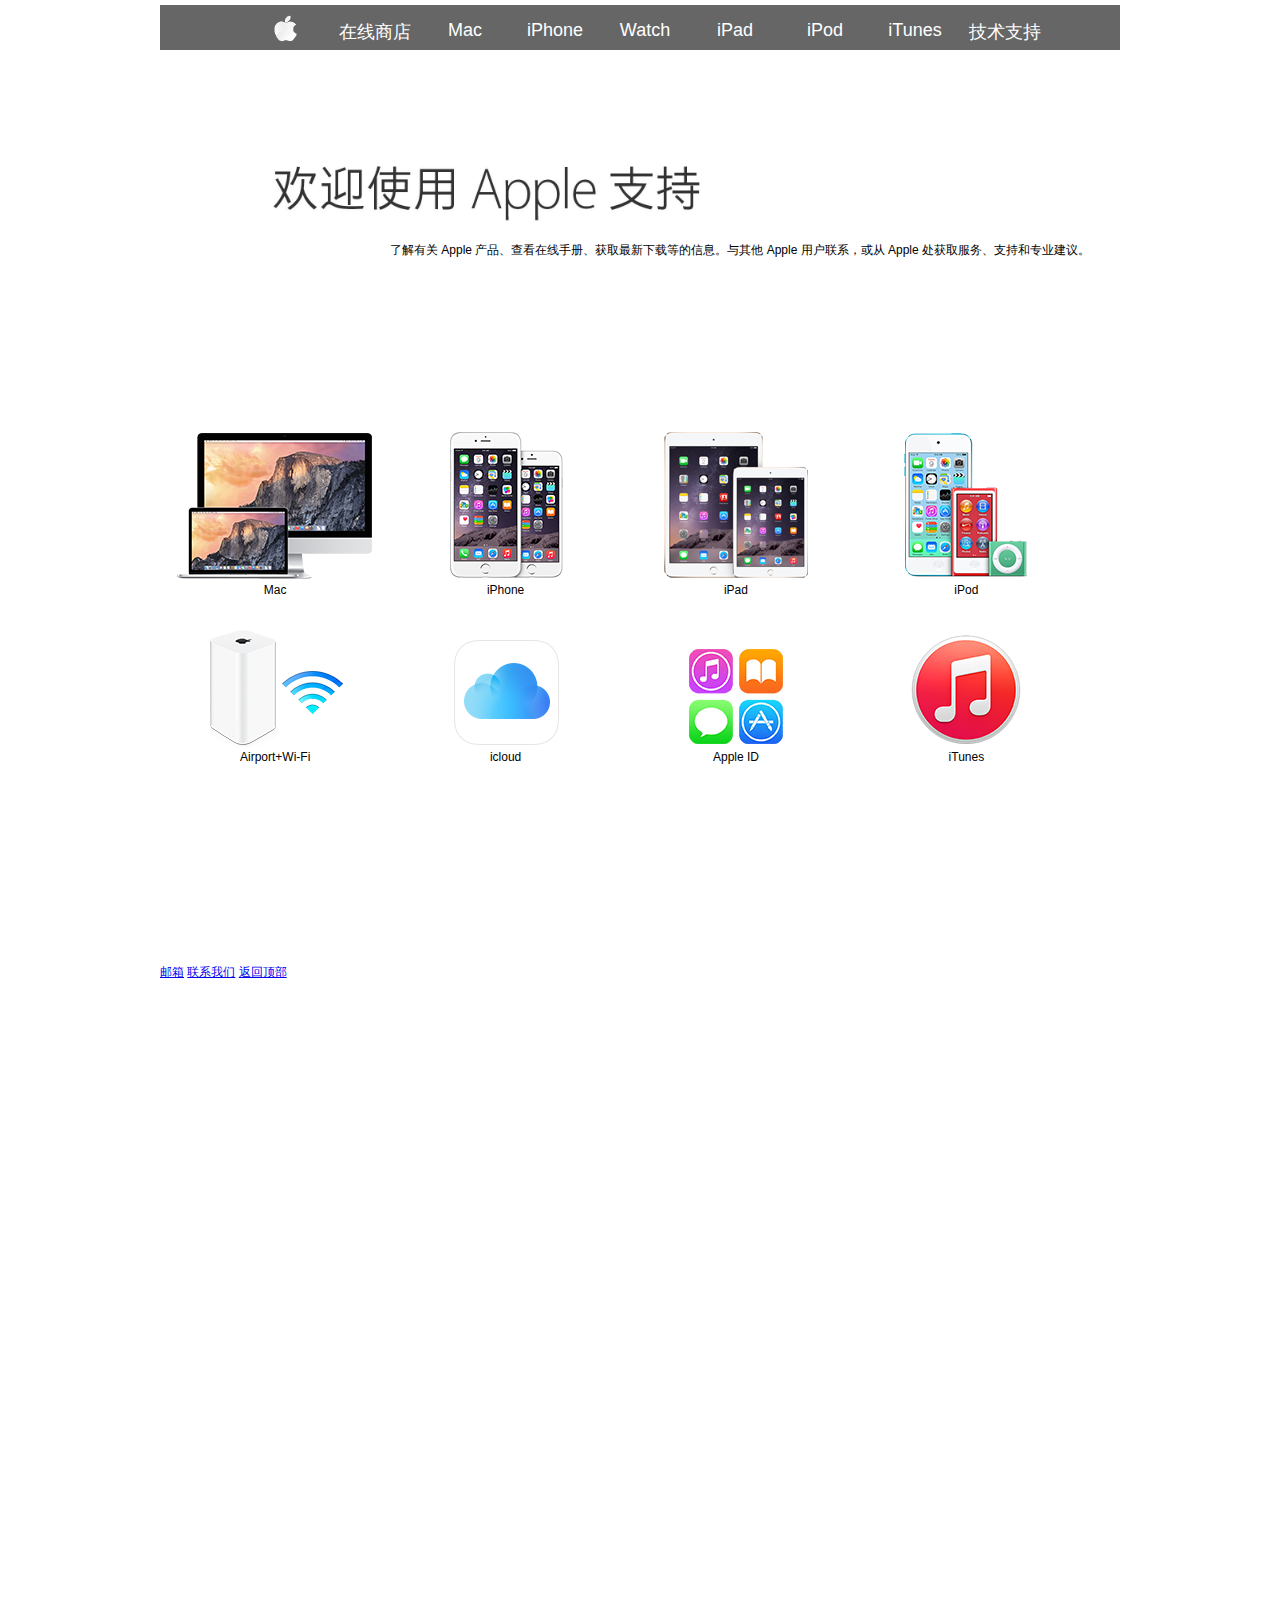
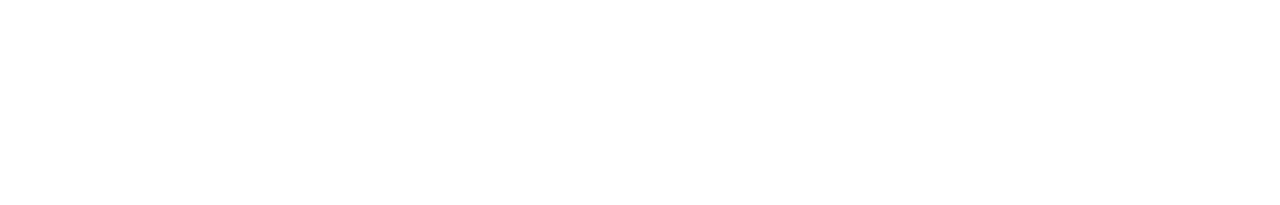
<file: html/support.html>
<!DOCTYPE html>
<html>
<head>
<meta charset="UTF-8" />
<title>support</title>
<link rel="stylesheet" type="text/css" href="../css/support.css">
</head>
<a id="top"></a>
<body id=container>
<header>
<nav>
<ul>
<h1>
<li>
  <a href="../index.html"><img src="../images/Apple.png" width="67" height="47"></a>
<li></h1>
<li><a href="store.html">在线商店</a><li>
<li><a href="Mac.html">Mac</a><li>
<li><a href="iphone.html">iPhone</a><li>
<li><a href="Watch.html">Watch</a><li>
<li><a href="ipad.html">iPad</a><li>
<li><a href="ipod.html">iPod</a><li>
<li><a href="iTunes.html">iTunes</a><li>
<li><a href="support.html">技术支持</a><li></ul></nav>
</header>



<section id="b">
	<section id="b1"><img src="../images/images/support/welcome.jpg" width="450" height="81">
	</section>

	<section id="b2"><p><br><br><br>
	了解有关 Apple 产品、查看在线手册、获取最新下载等的信息。与其他 Apple 用户联系，或从 Apple 处获取服务、支持和专业建议。

	</p>
	</section>
</section>
<section id="c">

<section id="c1">
<img src="../images/images/support/product_mac.png"><p>Mac</p>
</section>
<section id="c1">
<img src="../images/images/support/product_iphone_loc_zh_CN.png"><p>iPhone</p>
</section>
<section id="c1">
<img src="../images/images/support/product_ipad_loc_zh_CN.png"><p>iPad</p>
</section>
<section id="c1">
<img src="../images/images/support/product_ipod.png"><p>iPod</p>
</section>
<section id="c1">
<img src="../images/images/support/product_airport_wifi.png"><p>Airport+Wi-Fi</p>
</section>
<section id="c1">
<img src="../images/images/support/product_icloud.png"><p>icloud</p>
</section>
<section id="c1">
<img src="../images/images/support/product_appleid.png"><p>Apple ID</p>
</section>
<section id="c1">
<img src="../images/images/support/product_itunes.png"><p>iTunes</p>
</section>

</section>

<section id="z">
<a href="mailto:459064600@qq.com">邮箱</a>
<a href="../video/The New Look of OS X Yosemite.mp4" title="呵呵">联系我们</a>
<a href="#top">返回顶部</a>
</section>
</body>
</html>
</file>
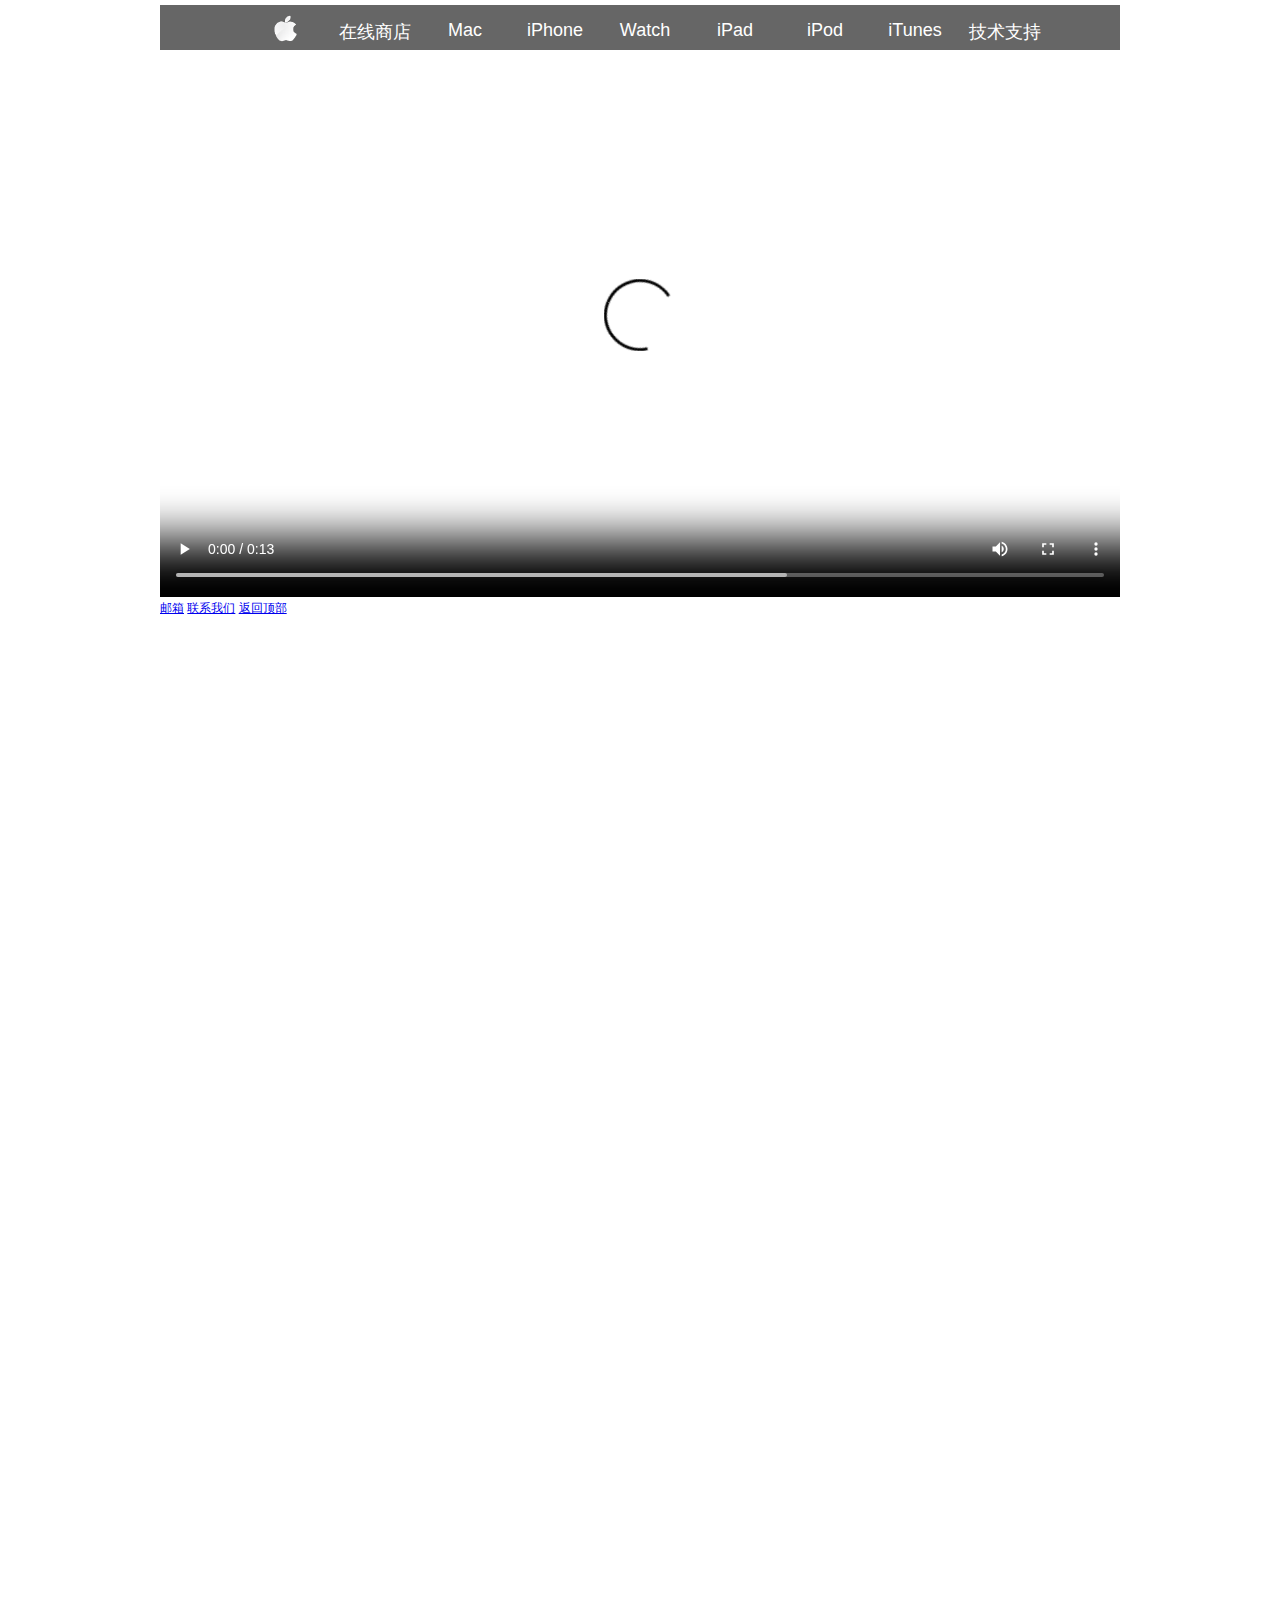
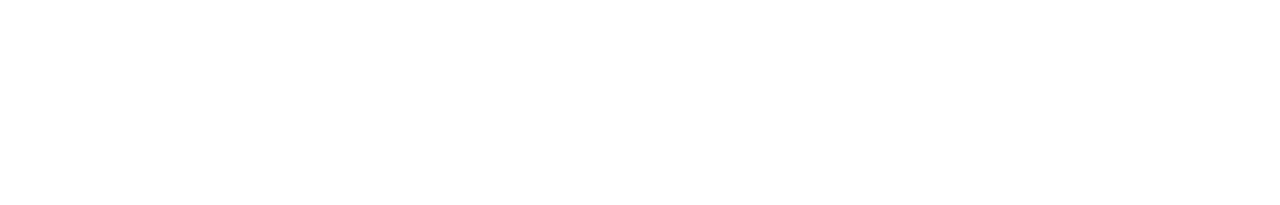
<file: html/video.html>
<!DOCTYPE html>
<html>
<head>
<meta charset="UTF-8" />
<title>Iphone</title>
<link rel="stylesheet" type="text/css" href="../css/video.css">
</head>

<body id=container>
<header>
<nav>
<ul>
<h1>
<li>
  <a href="index.html"><img src="../images/Apple.png" width="67" height="47"></a>
<li>
</h1>

<li><a href="html/store.html">在线商店</a><li>
<li><a href="html/Mac.html">Mac</a><li>
<li><a href="html/iphone.html">iPhone</a><li>
<li><a href="html/Watch.html">Watch</a><li>
<li><a href="html/ipad.html">iPad</a><li>
<li><a href="html/ipod.html">iPod</a><li>
<li><a href="html/iTunes.html">iTunes</a><li>
<li><a href="html/support.html">技术支持</a><li>
</ul>
</nav>
</header>

<a id="top"></a>

<section id="b">
<video controls width="960" height="540">
<source src="../video/The New Look of OS X Yosemite.mp4">
</video>
</section>
<section id="c">
<a href="mailto:459064600@qq.com">邮箱</a>
<a href="../video/The New Look of OS X Yosemite.mp4" title="呵呵">联系我们</a>
<a href="#top">返回顶部</a>
</section>
</body>
</html>
</file>
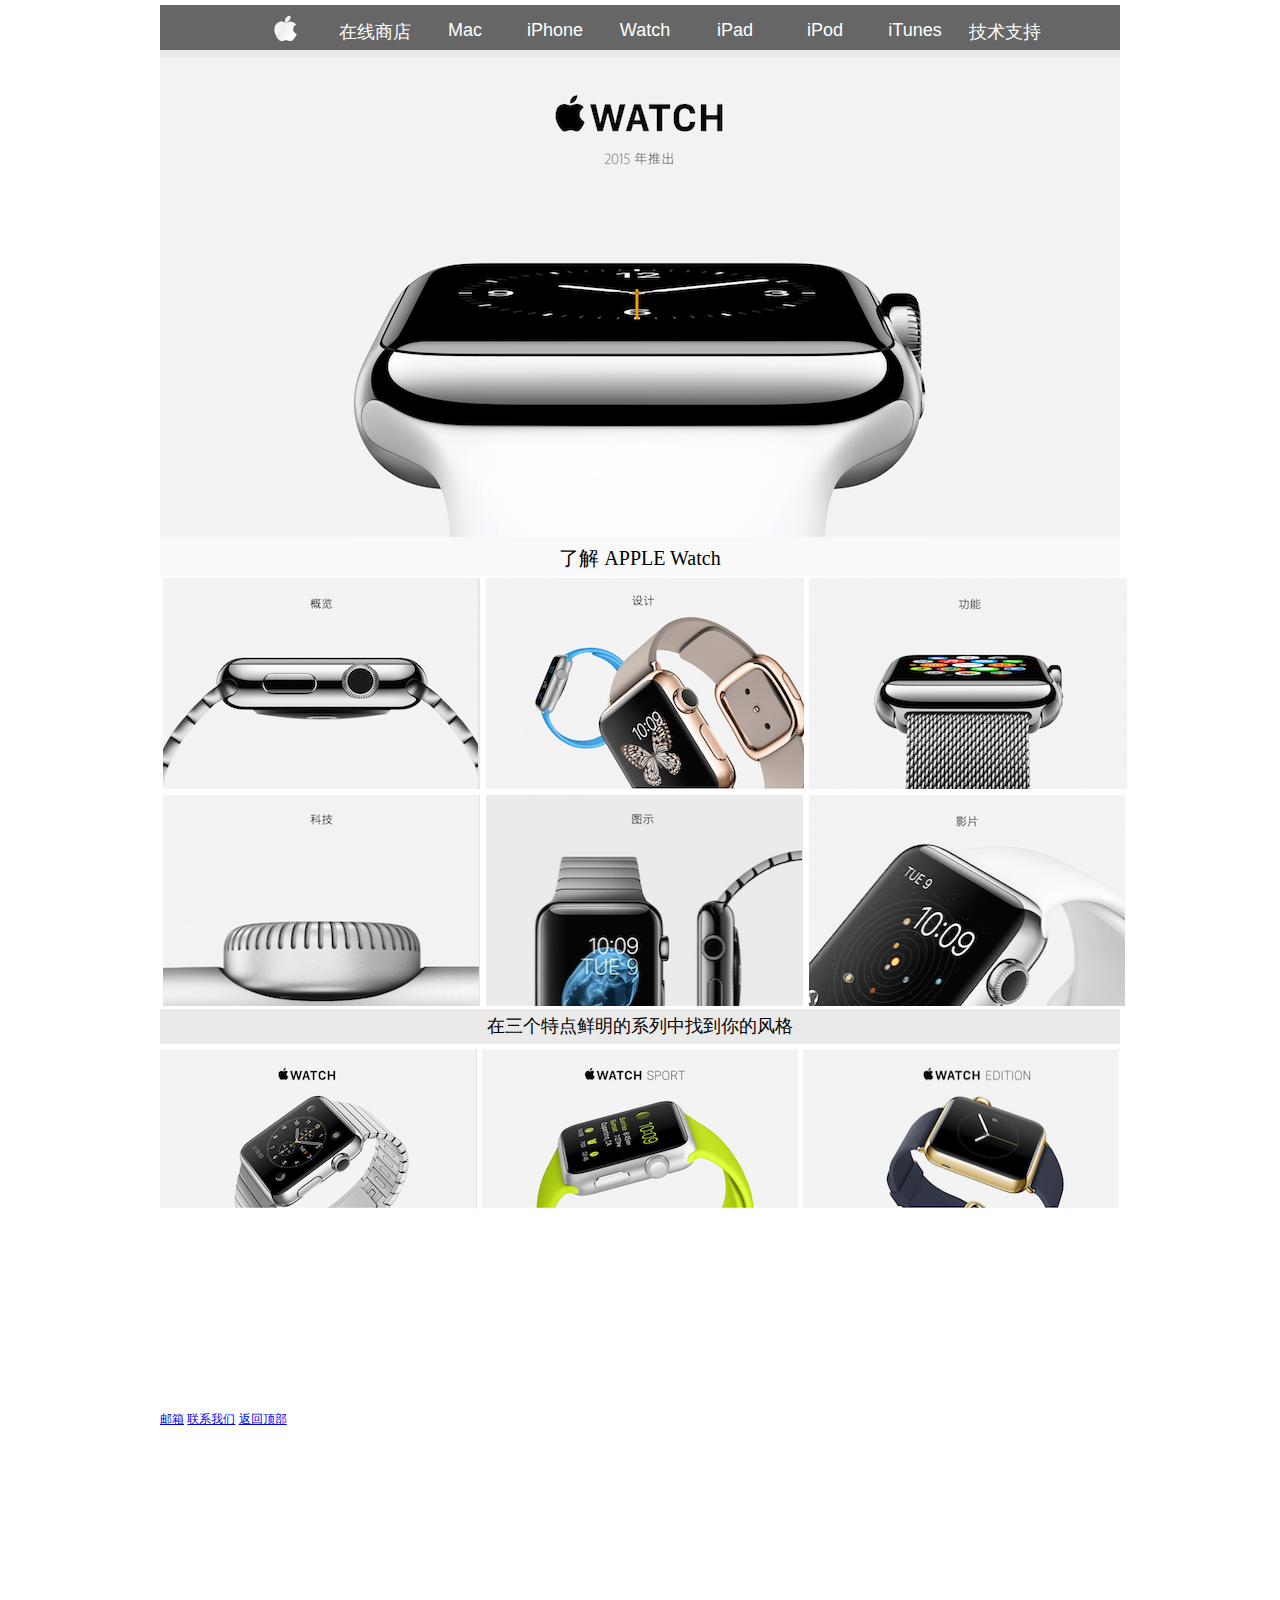
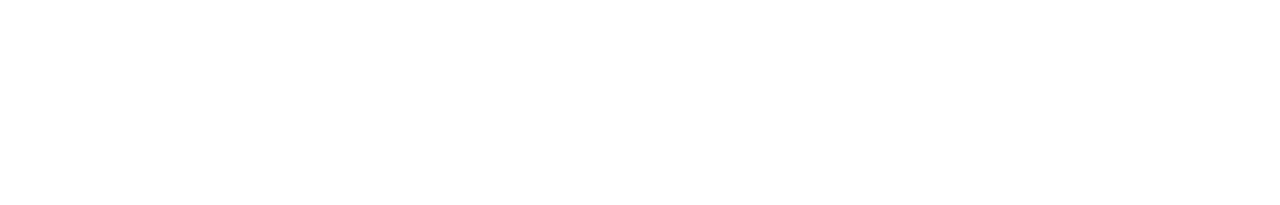
<file: html/Watch.html>
<!DOCTYPE html>
<html>
<head>
<meta charset="UTF-8" />
<title>Watch</title>
<link rel="stylesheet" type="text/css" href="../css/watch.css">
</head>
<a id="top"></a>
<body id=container>
<header>
<nav>
<ul>
<h1>
<li>
  <a href="../index.html"><img src="../images/Apple.png" width="67" height="47"></a>
<li></h1>
<li><a href="store.html">在线商店</a><li>
<li><a href="Mac.html">Mac</a><li>
<li><a href="iphone.html">iPhone</a><li>
<li><a href="Watch.html">Watch</a><li>
<li><a href="ipad.html">iPad</a><li>
<li><a href="ipod.html">iPod</a><li>
<li><a href="iTunes.html">iTunes</a><li>
<li><a href="support.html">技术支持</a><li></ul></nav>
</header>

<section id="b">
<img src="../images/images/Watch/屏幕快照 2014-12-18 下午7.39.34副本.jpg"</a>
</section>

<section id="b1">
<p>了解 APPLE Watch</p>
</section>

<section id="c">
<nav>
<ul>
<li><a href="#"><img src="../images/images/Watch/屏幕快照 2014-12-19 上午7.21.00.png"></a>
<li>
</ul>
</nav>
</section>

<section id="d">
<nav>
<ul>
<li><a href="#"><img src="../images/images/Watch/屏幕快照 2014-12-19 上午7.21.00副本.png"></a>
<li>
</ul>
</nav>
</section>

<section id="e">
<nav>
<ul>
<li><a href="#"><img src="../images/images/Watch/屏幕快照 2014-12-19 上午7.21.00副本 2.png"></a>
<li>
</ul>
</nav>
</section>

<section id="f">
<nav>
<ul>
<li><a href="#"><img src="../images/images/Watch/屏幕快照 2014-12-19 上午7.21.00副本 3.png" width="316" height="211"></a>
<li>
</ul>
</nav>
</section>

<section id="g">
<nav>
<ul>
<li><a href="#"><img src="../images/images/Watch/屏幕快照 2014-12-19 上午7.21.00副本 4.png" width="316" height="211"></a>
<li>
</ul>
</nav>
</section>

<section id="i">
<nav>
<ul>
<li><a href="#"><img src="../images/images/Watch/屏幕快照 2014-12-19 上午7.21.00副本 5.png" width="316" height="211"></a>
<li>
</ul>
</nav>
</section>

<section id="h">
<p>在三个特点鲜明的系列中找到你的风格</p>
</section>

<section id="j">
<nav>
<ul>
<li><a href="#"><img src="../images/images/Watch/屏幕快照 2014-12-19 下午1.46.13.png" width="316" height="160"></a>
<li>
</ul>
</nav>
</section>

<section id="k">
<nav>
<ul>
<li><a href="#"><img src="../images/images/Watch/屏幕快照 2014-12-19 下午1.46.13副本.png" width="316" height="160"></a>
<li>
</ul>
</nav>
</section>

<section id="k">
<nav>
<ul>
<li><a href="#"><img src="../images/images/Watch/屏幕快照 2014-12-19 下午1.46.13副本 2.png" width="316" height="160"></a>
<li>
</ul>
</nav>
</section>
<section id="z">
<a href="mailto:459064600@qq.com">邮箱</a>
<a href="../video/The New Look of OS X Yosemite.mp4" title="呵呵">联系我们</a>
<a href="#top">返回顶部</a>
</section>
</body>
</html>
</file>
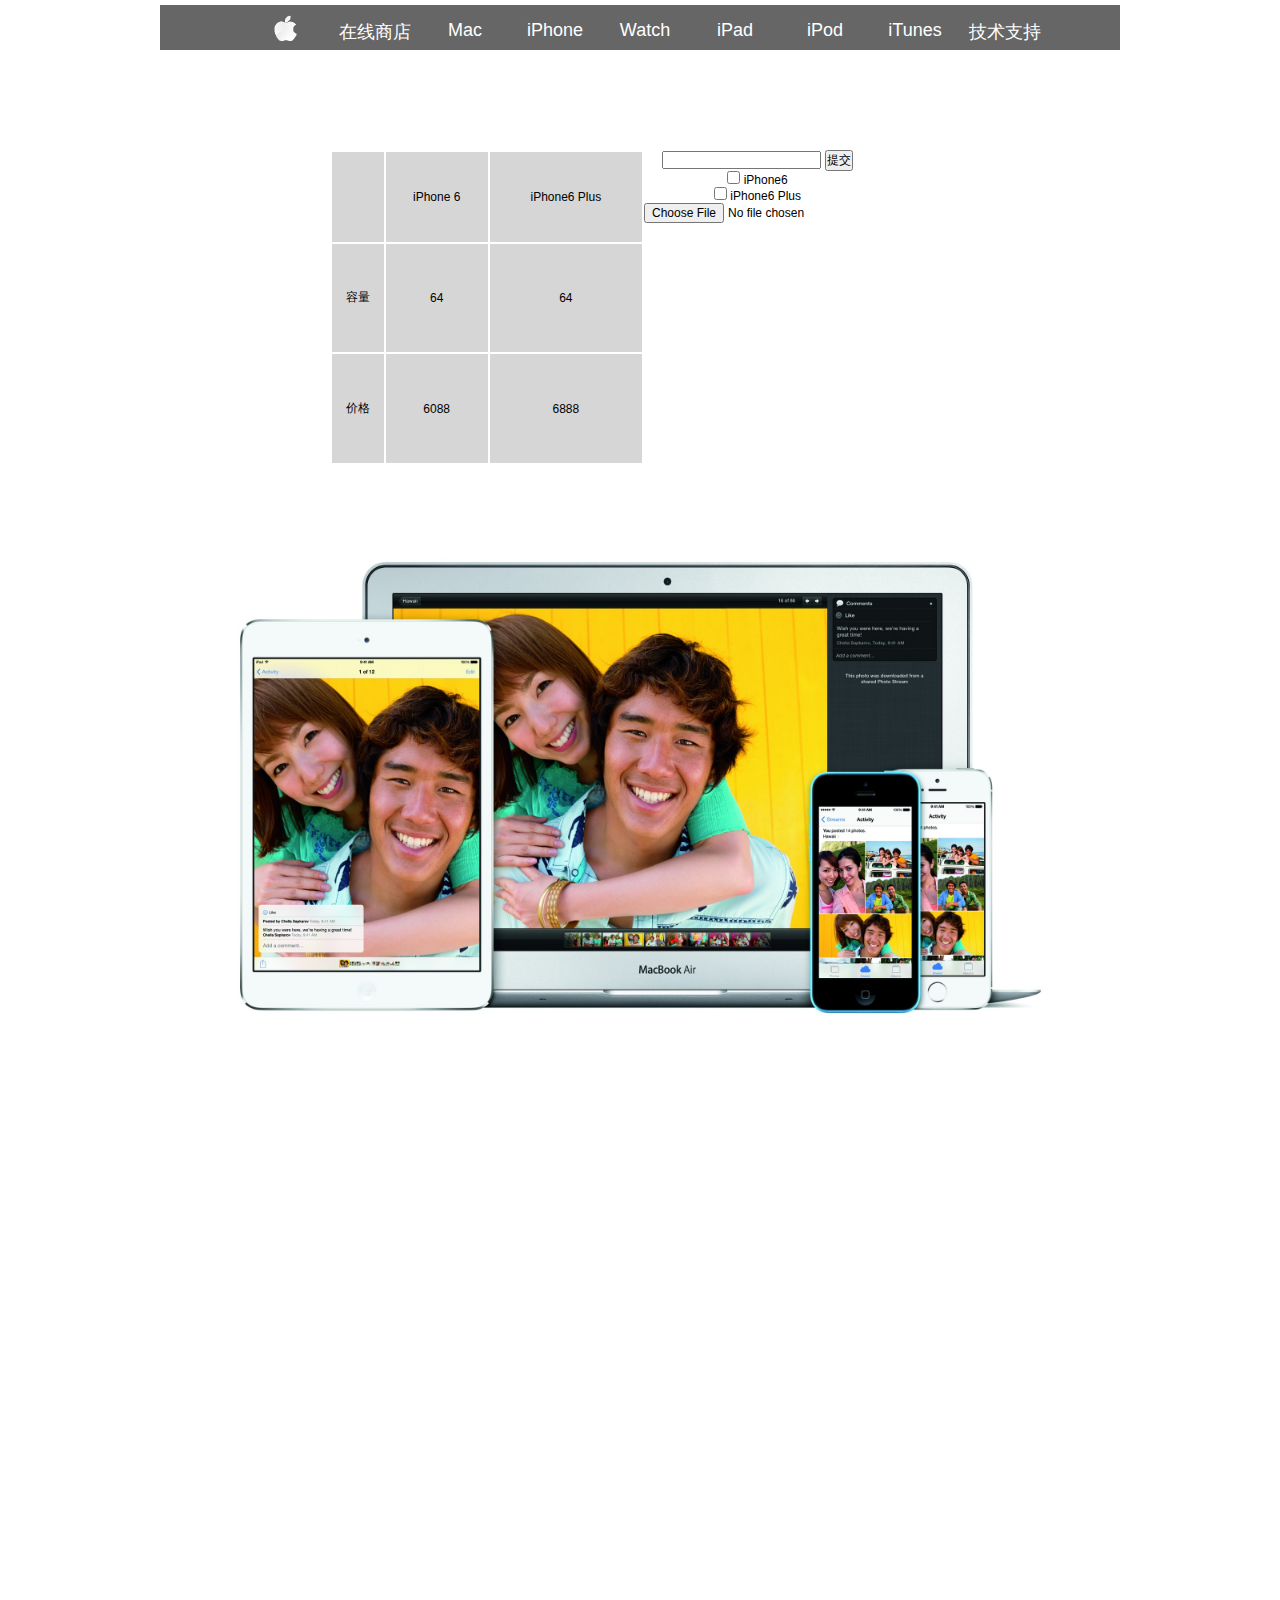
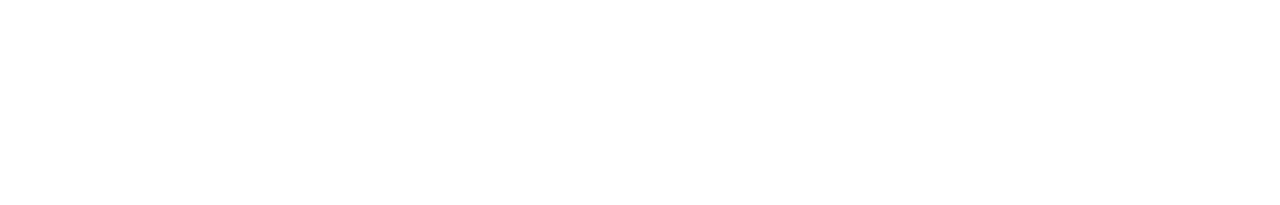
<file: html/表格.html>
<!DOCTYPE html>
<html>
<head>
<meta charset="UTF-8" />
<title>Iphone</title>
<link rel="stylesheet" type="text/css" href="../css/table.css">
</head>

<body id=container>
<header>
<nav>
<ul>
<h1>
<li>
  <a href="index.html"><img src="../images/Apple.png" width="67" height="47"></a>
<li>
</h1>

<li><a href="store.html">在线商店</a><li>
<li><a href="Mac.html">Mac</a><li>
<li><a href="iphone.html">iPhone</a><li>
<li><a href="Watch.html">Watch</a><li>
<li><a href="ipad.html">iPad</a><li>
<li><a href="ipod.html">iPod</a><li>
<li><a href="iTunes.html">iTunes</a><li>
<li><a href="support.html">技术支持</a><li>
</ul>
</nav>
</header>
<section id="b">
<table width="314" height="315" border="0">
  <tr>
    <th bgcolor="#D6D6D6" scope="col">&nbsp; </th>
    <th bgcolor="#D6D6D6" scope="col">iPhone 6</th>
    <th bgcolor="#D6D6D6" scope="col">iPhone6 Plus</th>
  </tr>
  <tr>
    <th bgcolor="#D6D6D6" scope="row">容量</th>
    <td bgcolor="#D6D6D6">64</td>
    <td bgcolor="#D6D6D6">64</td>
  </tr>
  <tr>
    <th bgcolor="#D6D6D6" scope="row">价格</th>
    <td bgcolor="#D6D6D6">6088</td>
    <td bgcolor="#D6D6D6">6888</td>
  </tr>
</table>
<p>&nbsp;</p>
</section>
<section id="c">
<form name="form1" method="post" action="">
  <input name="input" type="text">
  <input type="submit" name="button" id="button" value="提交">
</form>

<p>
  <label>
    <input type="checkbox" name="CheckboxGroup1" value="复选框" id="CheckboxGroup1_0">
    iPhone6</label>
  <br>
  <label>
    <input type="checkbox" name="CheckboxGroup1" value="复选框" id="CheckboxGroup1_1">
    iPhone6 Plus</label>
  <br>
 <input name="" type="file"> 
 </p>
 </section>
 <input name="" type="image" src="../images/images/icloud/iCloud_mini_MBA_iPhone5s_iPhone5c_PRINT.jpg" width="960" height="700">
</p>
</body>
</html>
</file>
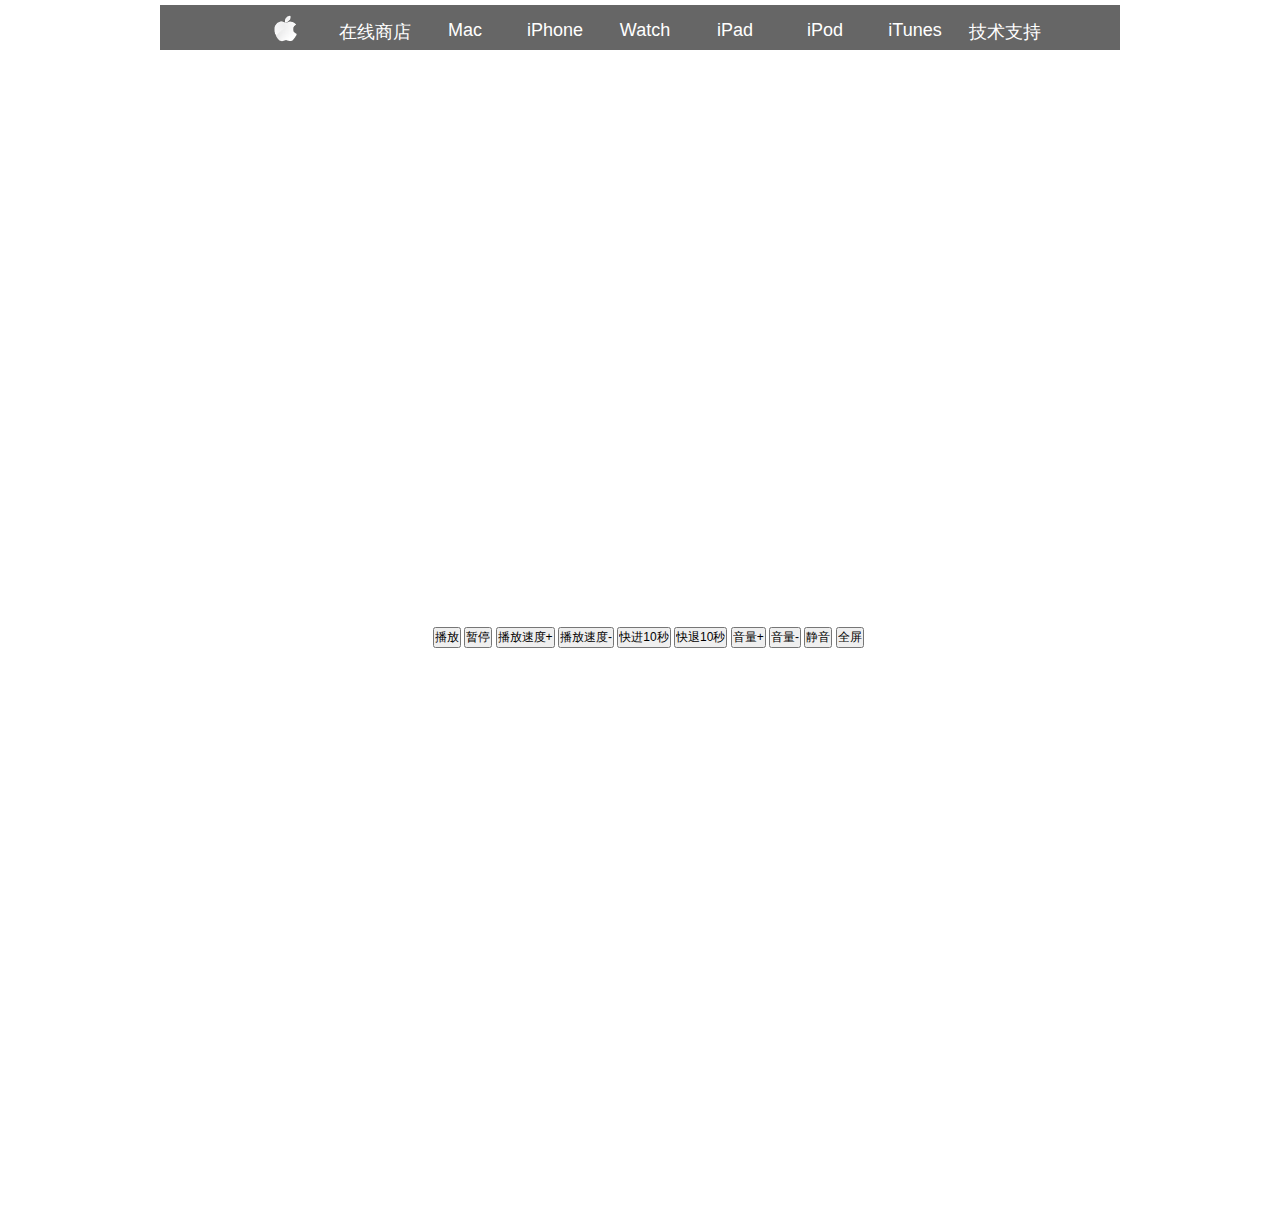
<file: html/视频.html>
<!DOCTYPE html>
<html>
<head>
<meta charset="UTF-8" />
<title>Video</title>
<link rel="stylesheet" type="text/css" href="../css/css.css">
</head>
<script>
function init()
{
	var video = document.getElementById('vid');
	video.addEventListener("ended",function(){alert('播放结束');},true);
}
function fun(c)
{
	var video = document.getElementById('vid');
	switch(c)
	{
		case 1:	video.play();break; //播放
		case 2: video.pause();break;  //暂停
		case 3:video.playbackRate+=0.5;break;  //速度加
		case 4:video.playbackRate-=0.5;break;  //速度减
		case 5:video.currentTime+=10;break;  //快进10秒
		case 6:video.currentTime-=10;break;  //快退10秒
		case 7:video.volume+=0.1;break; //音量加
		case 8:video.volume-=0.1;break;	//音量减
			case 9:{if(video.muted==true)video.muted=false;else video.muted=true;break;} //静音
		case 10:video.webkitEnterFullscreen();break; //全屏	
		default:break;
	}	
}
</script>

<body id=container onLoad="init()">
<header>
<nav>
<ul>
<h1>
<li>
  <a href="index.html"><img src="../images/Apple.png" width="67" height="47"></a>
<li>
</h1>

<li><a href="html/store.html">在线商店</a><li>
<li><a href="html/Mac.html">Mac</a><li>
<li><a href="html/iphone.html">iPhone</a><li>
<li><a href="html/Watch.html">Watch</a><li>
<li><a href="html/ipad.html">iPad</a><li>
<li><a href="html/ipod.html">iPod</a><li>
<li><a href="html/iTunes.html">iTunes</a><li>
<li><a href="html/support.html">技术支持</a><li>
</ul>
</nav>
</header>







<section>
<video id="vid" src="../video/The New Look of OS X Yosemite.mp4" loop width="960" height="553">

</video>
</section> 
<section id="butt">
<br>
&nbsp;&nbsp;&nbsp;&nbsp;
<input type="button" name="play"  value="播放" onClick="fun(1)"/>
<input type="button" name="pause"  value="暂停" onClick="fun(2)"/>

<input type="button" name="Vadd"  value="播放速度+" onClick="fun(3)"/>
<input type="button" name="Vsub"  value="播放速度-" onClick="fun(4)"/>
<input type="button" name="add"  value="快进10秒" onClick="fun(5)"/>
<input type="button" name="sub"  value="快退10秒" onClick="fun(6)"/>
<input type="button" name="sounds+"  value="音量+" onClick="fun(7)"/>
<input type="button" name="sounds-"  value="音量-" onClick="fun(8)"/>
<input type="button" name="sounds"  value="静音" onClick="fun(9)"/>
<input type="button" name="full"  value="全屏" onClick="fun(10)"/>
</section>
</html>
</file>
<file: css/css.css>
@charset "UTF-8";
/* CSS Document */
*{
	padding:0px;
	margin:0px;
	text-align:center;
	font:12px Arial,宋体;

}
#container{
	width:960px;
	text-align:left;
	margin-left:auto;
	margin-right:auto;
	height:1200px;
	display:block;
	}
	
	header nav ul{list-style:none;
	padding-left:80px;
	}
	header nav{
	width:100%;
	height:30px;
	background-color:#666;
	padding-top:15px;
	margin-top:5px;
	}
header nav ul h1 li{
	margin-top:-15px;
	}
header nav ul li{
	float:left;
	width:90px;
}
header nav ul li a{text-decoration:none;
font-size:18px;
color:#FFF;
}
body{ font-size:12px; color:#333;}
#picBox{width:960px; height:700px; margin:50px auto; overflow:hidden; position:relative;}
#picBox ul#show_pic{ margin:0; padding:0; list-style:none; height:205px; width:3050px; position:absolute;}
#picBox ul#show_pic li{ float:left; margin:0; padding:0; height:205px;}
#picBox ul#show_pic li img{ display:block;}
#icon_num{ position:absolute; bottom:0px; right:10px;}
#icon_num li{ float:left; background:url(http://pc.qq.com/pc/images/flashbutton.gif) no-repeat -15px 0;width:15px; height:15px; list-style:none; color:#39F; text-align:center;  cursor:pointer; padding:0; margin:0;margin-right:5px;}
#icon_num li:hover,#icon_num li.active{ background:url(http://pc.qq.com/pc/images/flashbutton.gif) no-repeat 0 0; color:#fff;}
#picBox_top{width:610px; height:205px; margin:50px auto; position:relative; overflow:hidden;}
#picBox_top ul#show_pic_top{ margin:0; padding:0; list-style:none; height:205px; width:610px; position:absolute;}
#picBox_top ul#show_pic_top li{ float:left; margin:0; padding:0; height:205px;}
#picBox_top ul#show_pic_top li img{ display:block;}
#icon_num_top{ position:absolute; bottom:0px; right:10px;}
#icon_num_top li{ float:left; background:url(http://pc.qq.com/pc/images/flashbutton.gif) no-repeat -15px 0;width:15px; height:15px; list-style:none; color:#39F; text-align:center;  cursor:pointer; padding:0; margin:0;margin-right:5px;}
#icon_num_top li:hover,#icon_num_top li.active{ background:url(http://pc.qq.com/pc/images/flashbutton.gif) no-repeat 0 0; color:#fff;}
section#b{
	margin-top:100px;
	float:inherit;
	}
	section#c{
	margin-top:100px;
	float:left;
	}
</file>
<file: css/audio.css>
@charset "UTF-8";
/* CSS Document */
*{
	padding:0px;
	margin:0px;
	text-align:center;
	font:12px Arial,宋体;

}
#container{
	width:960px;
	text-align:left;
	margin-left:auto;
	margin-right:auto;
	height:1800px;
	display:block;
	}
	
	header nav ul{list-style:none;
	padding-left:80px;
	}
	header nav{
	width:100%;
	height:30px;
	background-color:#666;
	padding-top:15px;
	margin-top:5px;
	}
header nav ul h1 li{
	margin-top:-15px;
	}
header nav ul li{
	float:left;
	width:90px;
}
header nav ul li a{text-decoration:none;
font-size:18px;
color:#FFF;
}

section#b{
	margin-top:100px;
		float:left;
	}
section#c{
	margin-top:100px;
		float:left;
	}
</file>
<file: css/ipad.css>
@charset "UTF-8";
/* CSS Document */
*{
	padding:0px;
	margin:0px;
	text-align:center;
	font:12px Arial,宋体;

}
#container{
	width:960px;
	text-align:left;
	margin-left:auto;
	margin-right:auto;
	height:1800px;
	display:block;
	}
	
	header nav ul{list-style:none;
	padding-left:80px;
	}
	header nav{
	width:100%;
	height:30px;
	background-color:#666;
	padding-top:15px;
	margin-top:5px;
	}
header nav ul h1 li{
	margin-top:-15px;
	}
header nav ul li{
	float:left;
	width:90px;
}
header nav ul li a{text-decoration:none;
font-size:18px;
color:#FFF;
}

section#a{
	width:100%;
	height:140px;
	padding:0px;
	}
	section#a nav{
	width:100%;
	height:30px;
	padding-top:10px;
	margin-top:5px;
	}
	section#a nav ul{list-style:none;
	padding-left:70px;
	}
	section#a nav ul li a{
		text-decoration:none;
		font-size:12px;
		margin-left:220px;
		float:left;
		}
		section#a1{
	margin-left:80px;
			width:760px;
			height:1px;
			background-color:#CCC;
			}
section#b{
	width:100%;
	height:350px;
	background-color:#EAEAEA;
	}
	section#b nav{
	width:100%;
	height:30px;
	}
	section#b nav ul{list-style:none;
	}
	section#b nav ul li a{
		text-decoration:none;
		font-size:12px;
		float:left;
		}
section#c{
	width:33%;
	height:210px;
	background-color:#E6E6E6;
	padding:0px;
	float:left;
	margin:3px;
    }section#c nav{
	width:100%;
	height:30px;
	}
	section#c nav ul{list-style:none;
	}
	section#c nav ul li a{
		text-decoration:none;
		font-size:12px;
		float:left;
		}
section#d{
	width:33%;
	height:210px;
	background-color:#E6E6E6;
	padding:0px;
	float:left;
	margin:3px;
	}
	section#d nav{
	width:100%;
	height:30px;
	}
	section#d nav ul{list-style:none;
	}
	section#d nav ul li a{
		text-decoration:none;
		font-size:12px;
		float:left;
		}
section#e{
	width:32%;
	height:210px;
	background-color:#E6E6E6;
	padding:0px;
	float:left;
	margin:3px;
	margin-right:0px;
	}
	section#e nav{
	width:100%;
	height:30px;
	}
	section#e nav ul{list-style:none;
	}
	section#e nav ul li a{
		text-decoration:none;
		font-size:12px;
		float:left;
		}
section#f{
	width:49%;
	height:300px;
	background-color:#EAEAEA;
	padding:0px;
	float:left;
	margin:3px;
	margin-right:0px;
	}
	section#f nav{
	width:100%;
	height:30px;
	}
	section#f nav ul{list-style:none;
	}
	section#f nav ul li a{
		text-decoration:none;
		font-size:12px;
		float:left;
		}
section#g{
	width:49%;
	height:300px;
	background-color:#EAEAEA;
	padding:0px;
	float:right;
	margin:3px;
	margin-right:8px;
	margin-left:0px;
	}
	section#g nav{
	width:100%;
	height:30px;
	}
	section#g nav ul{list-style:none;
	}
	section#g nav ul li a{
		text-decoration:none;
		font-size:12px;
		float:left;
		}
section#h{
	width:100%;
	height:350px;
	padding:0px;
	float:left;
	}
	section#h section#i{
	width:750px;
	height:200px;
	background-color:#F2F2F2;
	float:left;
	padding-left:200px;
	}
	section#h section#i nav{
	width:100%;
	height:30px;
	}
	section#h section#i nav ul{list-style:none;
	}
	section#h section#i nav ul li a{
		text-decoration:none;
		font-size:12px;
		float:left;
		}
		section#h section#j{
	width:24%;
	height:200px;
	background-color:#E6E6E6;
	margin-top:2px;
	float:left;
	}
	section#h section#j nav{
	margin-left:0px;
	}
	section#h section#j nav ul{
		list-style:none;
	}
	section#h section#j nav ul li a{
		text-decoration:none;
		font-size:12px;
		float:left;
		}
	section#h section#k{
	width:24%;
	height:200px;
	background-color:#E6E6E6;
	margin-top:2px;
	padding:0px;
	float:left;
	}
	section#h section#k nav{
	margin-left:0px;
	}
	section#h section#k nav ul{
		list-style:none;
	}
	section#h section#k nav ul li a{
		text-decoration:none;
		font-size:12px;
		float:left;
		}
section#z{
	margin-top:200px;
	float:left;
	}
</file>
<file: css/iphone.css>
@charset "UTF-8";
/* CSS Document */
*{
	padding:0px;
	margin:0px;
	text-align:center;
	font:12px Arial,宋体;

}
#container{
	width:960px;
	text-align:left;
	margin-left:auto;
	margin-right:auto;
	height:1800px;
	display:block;
	}
	
	header nav ul{list-style:none;
	padding-left:80px;
	}
	header nav{
	width:100%;
	height:30px;
	background-color:#666;
	padding-top:15px;
	margin-top:5px;
	}
header nav ul h1 li{
	margin-top:-15px;
	}
header nav ul li{
	float:left;
	width:90px;
}
header nav ul li a{text-decoration:none;
font-size:18px;
color:#FFF;
}

section#a{
	width:100%;
	height:120px;
	padding:0px;
	}
	section#a nav{
	width:100%;
	height:30px;
	padding-top:15px;
	margin-top:5px;
	}
	section#a nav ul{list-style:none;
	padding-left:70px;
	}
	section#a nav ul li a{
		text-decoration:none;
		font-size:12px;
		margin-left:150px;
		float:left;
		}
section#a1{
	margin-left:80px;
			width:760px;
			height:1px;
			background-color:#CCC;
			}
			
section#b{
	width:100%;
	height:480px;
	padding:0px;
	}
	section#b section#b1{
		float:left;
		width:200px;
		margin:30px;
		}
		section#b section#b1 p{
			font-size:50px;
			font-family:Arial, Helvetica, sans-serif;
			}
			section#b section#b2{
				height:480px;
				width:360px;
				float:left;
				}
section#c{
	width:33%;
	height:300px;
	background-color:#E6E6E6;
	padding:0px;
	float:left;
	margin:3px;
    }
	section#c nav{
	width:100%;
	height:30px;
	}
	section#c nav ul{list-style:none;
	}
	section#c nav ul li a{
		text-decoration:none;
		font-size:12px;
		float:left;
		}
section#d{
	width:33%;
	height:300px;
	background-color:#E6E6E6;
	padding:0px;
	float:left;
	margin:3px;
	}
	section#d nav{
	width:100%;
	height:30px;
	}
	section#d nav ul{list-style:none;
	}
	section#d nav ul li a{
		text-decoration:none;
		font-size:12px;
		float:left;
		}
section#e{
	width:32%;
	height:300px;
	background-color:#E6E6E6;
	padding:0px;
	float:left;
	margin:3px;
	margin-right:0px;
	}
	section#e nav{
	width:100%;
	height:30px;
	}
	section#e nav ul{list-style:none;
	}
	section#e nav ul li a{
		text-decoration:none;
		font-size:12px;
		float:left;
		}
section#f{
	width:49%;
	height:300px;
	background-color:#EAEAEA;
	padding:0px;
	float:left;
	margin:3px;
	margin-right:0px;
	}
	section#f nav{
	margin-left:0px;
	}
	section#f nav ul{
	list-style:none;
	}
	section#f nav ul li a{
		text-decoration:none;
		font-size:12px;
		float:left;
		}
section#g{
	width:49%;
	height:300px;
	background-color:#EAEAEA;
	padding:0px;
	float:right;
	margin:3px;
	margin-right:8px;
	margin-left:0px;
	}
	section#g nav{
	margin-left:0px;
	}
	section#g nav ul{
	list-style:none;
	}
	section#g nav ul li a{
		text-decoration:none;
		font-size:12px;
		float:left;
		}
section#h{
	width:100%;
	height:600px;
	background-color:#EAEAEA;
	padding:0px;
	float:left;
	}
	section#h section#i{
	width:96%;
	height:350px;
	background-color:#E6E6E6;
	float:left;
	}
	section#h section#i nav{
	margin-left:0px;
	}
	section#h section#i nav ul{
		list-style:none;
	}
	section#h section#i nav ul li a{
		text-decoration:none;
		font-size:12px;
		float:left;
		}
	section#h section#j{
	width:24.5%;
	height:200px;
	background-color:#E6E6E6;
	margin-top:2px;
	float:left;
	}
	section#h section#j nav{
	margin-left:0px;
	}
	section#h section#j nav ul{
		list-style:none;
	}
	section#h section#j nav ul li a{
		text-decoration:none;
		font-size:12px;
		float:left;
		}
	section#h section#k{
	width:24%;
	height:200px;
	background-color:#E6E6E6;
	margin-top:2px;
	padding:0px;
	float:left;
	}
	section#h section#k nav{
	margin-left:0px;
	}
	section#h section#k nav ul{
		list-style:none;
	}
	section#h section#k nav ul li a{
		text-decoration:none;
		font-size:12px;
		float:left;
		}

section#z{
	margin-top:200px;
	float:left;
	}
</file>
<file: css/ipod.css>
@charset "UTF-8";
/* CSS Document */
*{
	padding:0px;
	margin:0px;
	text-align:center;
	font:12px Arial,宋体;

}
#container{
	width:960px;
	text-align:left;
	margin-left:auto;
	margin-right:auto;
	height:1800px;
	display:block;
	}
	
	header nav ul{list-style:none;
	padding-left:80px;
	}
	header nav{
	width:100%;
	height:30px;
	background-color:#666;
	padding-top:15px;
	margin-top:5px;
	}
header nav ul h1 li{
	margin-top:-15px;
	}
header nav ul li{
	float:left;
	width:90px;
}
header nav ul li a{text-decoration:none;
font-size:18px;
color:#FFF;
}

section#a{
	width:100%;
	height:120px;
	padding:0px;
	}
	section#a nav{
	width:100%;
	height:30px;
	padding-top:10px;
	margin-top:5px;
	}
	section#a nav ul{list-style:none;
	padding-left:70px;
	}
	section#a nav ul li a{
		text-decoration:none;
		font-size:12px;
		margin-left:150px;
		float:left;
		}
section#a1{
	margin-left:80px;
			width:760px;
			height:1px;
			background-color:#CCC;
			}
section#b{
	width:100%;
	height:450px;
	background-color:#EAEAEA;
	padding:px;
	}
	section#b nav{
	width:100%;
	height:30px;
	}
	section#b nav ul{list-style:none;
	}
	section#b nav ul li a{
		text-decoration:none;
		font-size:12px;
		float:left;
		}
section#c{
	width:33%;
	height:240px;
	background-color:#E6E6E6;
	padding:0px;
	float:left;
	margin:3px;
    }
	section#c nav{
	width:100%;
	height:30px;
	}
	section#c nav ul{list-style:none;
	}
	section#c nav ul li a{
		text-decoration:none;
		font-size:12px;
		float:left;
		}
section#d{
	width:33%;
	height:240px;
	background-color:#E6E6E6;
	padding:0px;
	float:left;
	margin:3px;
	}
	section#d nav{
	width:100%;
	height:30px;
	}
	section#d nav ul{list-style:none;
	}
	section#d nav ul li a{
		text-decoration:none;
		font-size:12px;
		float:left;
		}
section#e{
	width:32%;
	height:240px;
	background-color:#E6E6E6;
	padding:0px;
	float:left;
	margin:3px;
	margin-right:0px;
	}
	section#e nav{
	width:100%;
	height:30px;
	}
	section#e nav ul{list-style:none;
	}
	section#e nav ul li a{
		text-decoration:none;
		font-size:12px;
		float:left;
		}
section#f{
	width:470px;
	height:300px;
	padding:0px;
	float:left;
	margin:3px;
	margin-right:0px;
	}
	section#g{
	width:470px;
	height:300px;
	padding:0px;
	float:left;
	margin:3px;
	margin-left:13px;
	}
	section#g h1{
		float:left;
		}
	section#g p#a{
		font-family:Tahoma, Geneva, sans-serif;
		font-size:40px;
		float:left;
		}
		section#g p#b{
			font-family:Tahoma, Geneva, sans-serif;
			font-size:30px;
			text-align:left;
			}
			section#g p#c{
			font-size:15px;
			text-align:left;
			}
			section#g nav {
			font-size:13px;
			text-align:left;
			float:left;
			text-decoration:none;
			list-style:none;
			}
			section#g nav ul{
			list-style:none;
			}
			section#g li a{
			font-size:13px;
			text-align:left;
			float:left;
			text-decoration:none;
			list-style:none;
			}
			section#g p#e{
			font-size:13px;
			text-align:left;
			}
section#h{
	width:960px;
	height:350px;
	padding:0px;
	float:left;
	background-color:#F2F2F2;
	}
	section#h section#i{
	width:500px;
	height:200px;
	padding:15px;
	margin-left:230px;
	float:center;
	}
	section#h section#i nav{
	margin-left:0px;
	}
	section#h section#i nav ul{
		list-style:none;
	}
	section#h section#i nav ul li a{
		text-decoration:none;
		font-size:12px;
		float:left;
		}
		section#h section#i1{
			width:700px;
			height:1px;
			background-color:#CCC;
			margin-left:130px;
			}
	section#h section#j{
	width:24.5%;
	height:200px;
	background-color:#E6E6E6;
	margin-top:2px;
	float:left;
	}
	section#h section#j nav{
	margin-left:0px;
	}
	section#h section#j nav ul{
		list-style:none;
	}
	section#h section#j nav ul li a{
		text-decoration:none;
		font-size:12px;
		float:left;
		}
	section#h section#k{
	width:24%;
	height:200px;
	background-color:#E6E6E6;
	margin-top:2px;
	padding:0px;
	float:left;
	}
	section#h section#k nav{
	margin-left:0px;
	}
	section#h section#k nav ul{
		list-style:none;
	}
	section#h section#k nav ul li a{
		text-decoration:none;
		font-size:12px;
		float:left;
		}
section#z{
	margin-top:200px;
	float:left;
	}
</file>
<file: css/iTunes.css>
@charset "UTF-8";
/* CSS Document */
*{
	padding:0px;
	margin:0px;
	text-align:center;
	font:12px Arial,宋体;

}
#container{
	width:960px;
	text-align:left;
	margin-left:auto;
	margin-right:auto;
	height:1600px;
	display:block;
	
	}
	
	header nav ul{list-style:none;
	padding-left:80px;
	}
	header nav{
	width:100%;
	height:30px;
	background-color:#666;
	padding-top:15px;
	margin-top:5px;
	}
header nav ul h1 li{
	margin-top:-15px;
	}
header nav ul li{
	float:left;
	width:90px;
}
header nav ul li a{text-decoration:none;
font-size:18px;
color:#FFF;
}

/*section#a{
	width:100%;
	height:240px;
	background-color:#E6E6E6;
	padding:0px;
	border:dotted;

	}*/
section#b{
	float:left;
	width:100%;
	height:800px;
	margin-top:100px;
			}

section#c{
	float:right;
	width:100%;
	height:200px;
	margin-top:100px;

	
	
	
	}
section#c1{
	float:left;
	height:100px;
			}
section#c2{
	float:left;
	height:100px;
	
		}

		
section#c3{
	float:left;
	height:100px;
	margin-top:20px;
		}


section#d{
	float:left;
	height:50px;
		
	}
section#z{
	margin-top:200px;
	float:left;
	}
</file>
<file: css/Mac.css>
@charset "UTF-8";
/* CSS Document */
*{
	padding:0px;
	margin:0px;
	text-align:center;
	font:12px Arial,宋体;

}
#container{
	width:960px;
	text-align:left;
	margin-left:auto;
	margin-right:auto;
	height:1800px;
	display:block;
	}
	
	header nav ul{list-style:none;
	padding-left:80px;
	}
	header nav{
	width:100%;
	height:30px;
	background-color:#666;
	padding-top:15px;
	margin-top:5px;
	}
header nav ul h1 li{
	margin-top:-15px;
	}
header nav ul li{
	float:left;
	width:90px;
}
header nav ul li a{text-decoration:none;
font-size:18px;
color:#FFF;
}

section#a{
	width:100%;
	height:150px;
	padding:0px;
	}
	section#a nav{
	width:100%;
	height:30px;
	padding-top:15px;
	margin-top:5px;
	}
	section#a nav ul{list-style:none;
	padding-left:70px;
	}
	section#a nav ul li a{
		text-decoration:none;
		font-size:12px;
		margin-left:50px;
		float:left;
		}
section#b{
	width:100%;
	height:480px;
	background-color:#EAEAEA;
	padding:px;
	}
	section#b h1{
		float:right;
		}
		section#b h2 p{
			text-align:center;
			color:#333;
			font-size:50px;
			}
section#c{
	width:33%;
	height:300px;
	background-color:#E6E6E6;
	padding:0px;
	float:left;
	margin:3px;
    }
	section#c nav{
	width:100%;
	height:30px;
	}
	section#c nav ul{list-style:none;
	}
	section#c nav ul li a{
		text-decoration:none;
		font-size:12px;
		float:left;
		}
section#d{
	width:33%;
	height:300px;
	background-color:#E6E6E6;
	padding:0px;
	float:left;
	margin:3px;
	}
		section#d nav{
	width:100%;
	height:30px;
	}
	section#d nav ul{list-style:none;
	}
	section#d nav ul li a{
		text-decoration:none;
		font-size:12px;
		float:left;
		}
section#e{
	width:32%;
	height:300px;
	background-color:#E6E6E6;
	padding:0px;
	float:left;
	margin:3px;
	margin-right:0px;
	}
		section#e nav{
	width:100%;
	height:30px;
	}
	section#e nav ul{list-style:none;
	}
	section#e nav ul li a{
		text-decoration:none;
		font-size:12px;
		float:left;
		}
section#h{
	width:100%;
	height:430px;
	background-color:#EAEAEA;
	padding:0px;
	float:left;
	}
	section#h section#i{
	width:96%;
	height:230px;
	background-color:#E6E6E6;
	padding:0px;
	float:left;
	}
	section#h section#i nav{
	margin-left:0px;
	}
	section#h section#i nav ul{
		list-style:none;
	}
	section#h section#i nav ul li a{
		text-decoration:none;
		font-size:12px;
		float:left;
		}
	section#h section#j{
	width:24.5%;
	height:185px;
	background-color:#E6E6E6;
	margin-top:10px;
	padding-top:2px;
	float:left;
	}
	section#h section#j nav{
	margin-left:0px;
	}
	section#h section#j nav ul{
		list-style:none;
	}
	section#h section#j nav ul li a{
		text-decoration:none;
		font-size:12px;
		float:left;
		}
	section#h section#k{
	width:24%;
	height:185px;
	background-color:#E6E6E6;
	margin-top:12px;
	padding:0px;
	float:left;
	}
	section#h section#k nav{
	margin-left:0px;
	}
	section#h section#k nav ul{
		list-style:none;
	}
	section#h section#k nav ul li a{
		text-decoration:none;
		font-size:12px;
		float:left;
		}
		section#z{
	margin-top:200px;
	float:left;
	}
</file>
<file: css/onlineshop.css>
@charset "UTF-8";
/* CSS Document */
*{
	padding:0px;
	margin:0px;
	text-align:center;
	font:12px Arial,宋体;

}
#container{
	width:960px;
	text-align:left;
	margin-left:auto;
	margin-right:auto;
	height:1800px;
	display:block;
	}
	
	header nav ul{list-style:none;
	padding-left:80px;
	}
	header nav{
	width:100%;
	height:30px;
	background-color:#666;
	padding-top:15px;
	margin-top:5px;
	}
header nav ul h1 li{
	margin-top:-15px;
	}
header nav ul li{
	float:left;
	width:90px;
}
header nav ul li a{text-decoration:none;
font-size:18px;
color:#FFF;
}
section#a{
	width:960px;;
	
	margin-top:50px;
	float:left;
	}
section#a1{
	float:left;
	width:20%;
		
}
section#b{
	width:960px;;
	margin-top:150px;
	float:left;
	
	}
</file>
<file: css/support.css>
@charset "UTF-8";
/* CSS Document */
*{
	padding:0px;
	margin:0px;
	text-align:center;
	font:12px Arial,宋体;

}
#container{
	width:960px;
	text-align:left;
	margin-left:auto;
	margin-right:auto;
	height:1800px;
	display:block;
	}
	
	header nav ul{list-style:none;
	padding-left:80px;
	}
	header nav{
	width:100%;
	height:30px;
	background-color:#666;
	padding-top:15px;
	margin-top:5px;
	}
header nav ul h1 li{
	margin-top:-15px;
	}
header nav ul li{
	float:left;
	width:90px;
}
header nav ul li a{text-decoration:none;
font-size:18px;
color:#FFF;
}

section#b{
	width:960px;;
	height:80px;
	
	padding:100px;
	}
section#b1{
	width:200px;
	
	height:50px;
	text-align:center;
	font:30px Arial,宋体;

	}
section#c{
	width:960px;
	float:left	
		
	padding:100px;
	margin-top:100px;
	}
section#c1{

	width:24%;
	float:left	
		
	}
section#z{
	margin-top:200px;
	float:left;
	}
</file>
<file: css/video.css>
@charset "UTF-8";
/* CSS Document */
*{
	padding:0px;
	margin:0px;
	text-align:center;
	font:12px Arial,宋体;

}
#container{
	width:960px;
	text-align:left;
	margin-left:auto;
	margin-right:auto;
	height:1800px;
	display:block;
	}
	
	header nav ul{list-style:none;
	padding-left:80px;
	}
	header nav{
	width:100%;
	height:30px;
	background-color:#666;
	padding-top:15px;
	margin-top:5px;
	}
header nav ul h1 li{
	margin-top:-15px;
	}
header nav ul li{
	float:left;
	width:90px;
}
header nav ul li a{text-decoration:none;
font-size:18px;
color:#FFF;
}

section#b{
		float:left;
	}
	
section#c{
		float:left;
	}
</file>
<file: css/watch.css>
@charset "UTF-8";
/* CSS Document */

*{
	padding:0px;
	margin:0px;
	text-align:center;
	font:12px Arial,宋体;

}
#container{
	width:960px;
	text-align:left;
	margin-left:auto;
	margin-right:auto;
	height:1800px;
	display:block;
	}
	
	header nav ul{list-style:none;
	padding-left:80px;
	}
	header nav{
	width:100%;
	height:30px;
	background-color:#666;
	padding-top:15px;
	margin-top:5px;
	}
header nav ul h1 li{
	margin-top:-15px;
	}
header nav ul li{
	float:left;
	width:90px;
}
header nav ul li a{text-decoration:none;
font-size:18px;
color:#FFF;
}

section#b{
	width:100%;
	height:480px;
	background-color:#EAEAEA;
	padding:0px;
	}
	section#b1{
		width:960px;
		height:30px;
		float:left;
		padding-top:15px;
		background-color:#F9F9F9;
		}
		section#b1 p{
			font-family:"Times New Roman", Times, serif;
		font-size:20px;
		}
section#c{
	width:33%;
	height:211px;
	background-color:#E6E6E6;
	padding:0px;
	float:left;
	margin:3px;
    }
	section#c nav{
	width:100%;
	height:30px;
	}
		section#c nav ul li{
				list-style:none;
				float:left;
				width:90px;
				}
				section#c nav ul li a{text-decoration:none;
					font-size:18px;
					color:#FFF;
					}
section#d{
	width:33%;
	height:211px;
	background-color:#E6E6E6;
	padding:0px;
	float:left;
	margin:3px;
	}
	section#d nav{
	width:100%;
	height:30px;
	}
		section#d nav ul li{
				list-style:none;
				float:left;
				width:90px;
				}
				section#d nav ul li a{text-decoration:none;
					font-size:18px;
					color:#FFF;
					}
section#e{
	width:32%;
	height:211px;
	background-color:#E6E6E6;
	padding:0px;
	float:left;
	margin:3px;
	margin-right:0px;
	}
	section#e nav{
	width:100%;
	height:30px;
	}
		section#e nav ul li{
				list-style:none;
				float:left;
				width:90px;
				}
				section#e nav ul li a{text-decoration:none;
					font-size:18px;
					color:#FFF;
					}
section#f{
	width:33%;
	height:211px;
	background-color:#E6E6E6;
	padding:0px;
	float:left;
	margin:3px;
	}
	section#f nav{
	width:100%;
	height:30px;
	}
		section#f nav ul li{
				list-style:none;
				float:left;
				width:90px;
				}
				section#f nav ul li a{text-decoration:none;
					font-size:18px;
					color:#FFF;
					}
section#g{
	width:33%;
	height:211px;
	background-color:#EAEAEA;
	padding:0px;
	float:left;
	margin:3px;
	margin-left:3px;
	}
	section#g nav{
	width:100%;
	height:30px;
	}
		section#g nav ul li{
				list-style:none;
				float:left;
				width:90px;
				}
				section#g nav ul li a{text-decoration:none;
					font-size:18px;
					color:#FFF;
					}
section#i{
	width:32%;
	height:211px;
	background-color:#EAEAEA;
	padding:0px;
	float:left;
	margin:3px;
	margin-left:3px;
	}
	section#i nav{
	width:100%;
	height:30px;
	}
		section#i nav ul li{
				list-style:none;
				float:left;
				width:90px;
				}
				section#i nav ul li a{text-decoration:none;
					font-size:18px;
					color:#FFF;
					}
section#h{
	width:960px;
	height:35px;
	background-color:#EAEAEA;
	padding:0px;
	float:left;
	}
	section#h p{
		font-family:"Comic Sans MS", cursive;
		font-size:18px;
		margin-top:5px;
		}
	
section#j{
	width:33%;
	height:160px;
	background-color:#E6E6E6;
	margin-top:5px;
	float:left;
	}
	section#j nav{
	width:100%;
	height:30px;
	}
		section#j nav ul li{
				list-style:none;
				float:left;
				width:90px;
				}
				section#j nav ul li a{text-decoration:none;
					font-size:18px;
					color:#FFF;
					}
section#k{
	width:32%;
	height:160px;
	background-color:#E6E6E6;
	margin:2px;
	margin-top:5px;
	margin-left:5px;
	margin-right:9px;
	float:left
	}
	section#k nav{
	width:100%;
	height:30px;
	}
		section#k nav ul li{
				list-style:none;
				float:left;
				width:90px;
				}
				section#k nav ul li a{text-decoration:none;
					font-size:18px;
					color:#FFF;
					}
	section#z{
	margin-top:200px;
	float:left;
	}
</file>
<file: css/table.css>
@charset "UTF-8";
/* CSS Document */
*{
	padding:0px;
	margin:0px;
	text-align:center;
	font:12px Arial,宋体;

}
#container{
	width:960px;
	text-align:left;
	margin-left:auto;
	margin-right:auto;
	height:1800px;
	display:block;
	}
	
	header nav ul{list-style:none;
	padding-left:80px;
	}
	header nav{
	width:100%;
	height:30px;
	background-color:#666;
	padding-top:15px;
	margin-top:5px;
	}
header nav ul h1 li{
	margin-top:-15px;
	}
header nav ul li{
	float:left;
	width:90px;
}
header nav ul li a{text-decoration:none;
font-size:18px;
color:#FFF;
}

section#b{
	margin-top:100px;
	float:left;
	}
	section#c{
	margin-top:100px;
	float:left;
	}
</file>
